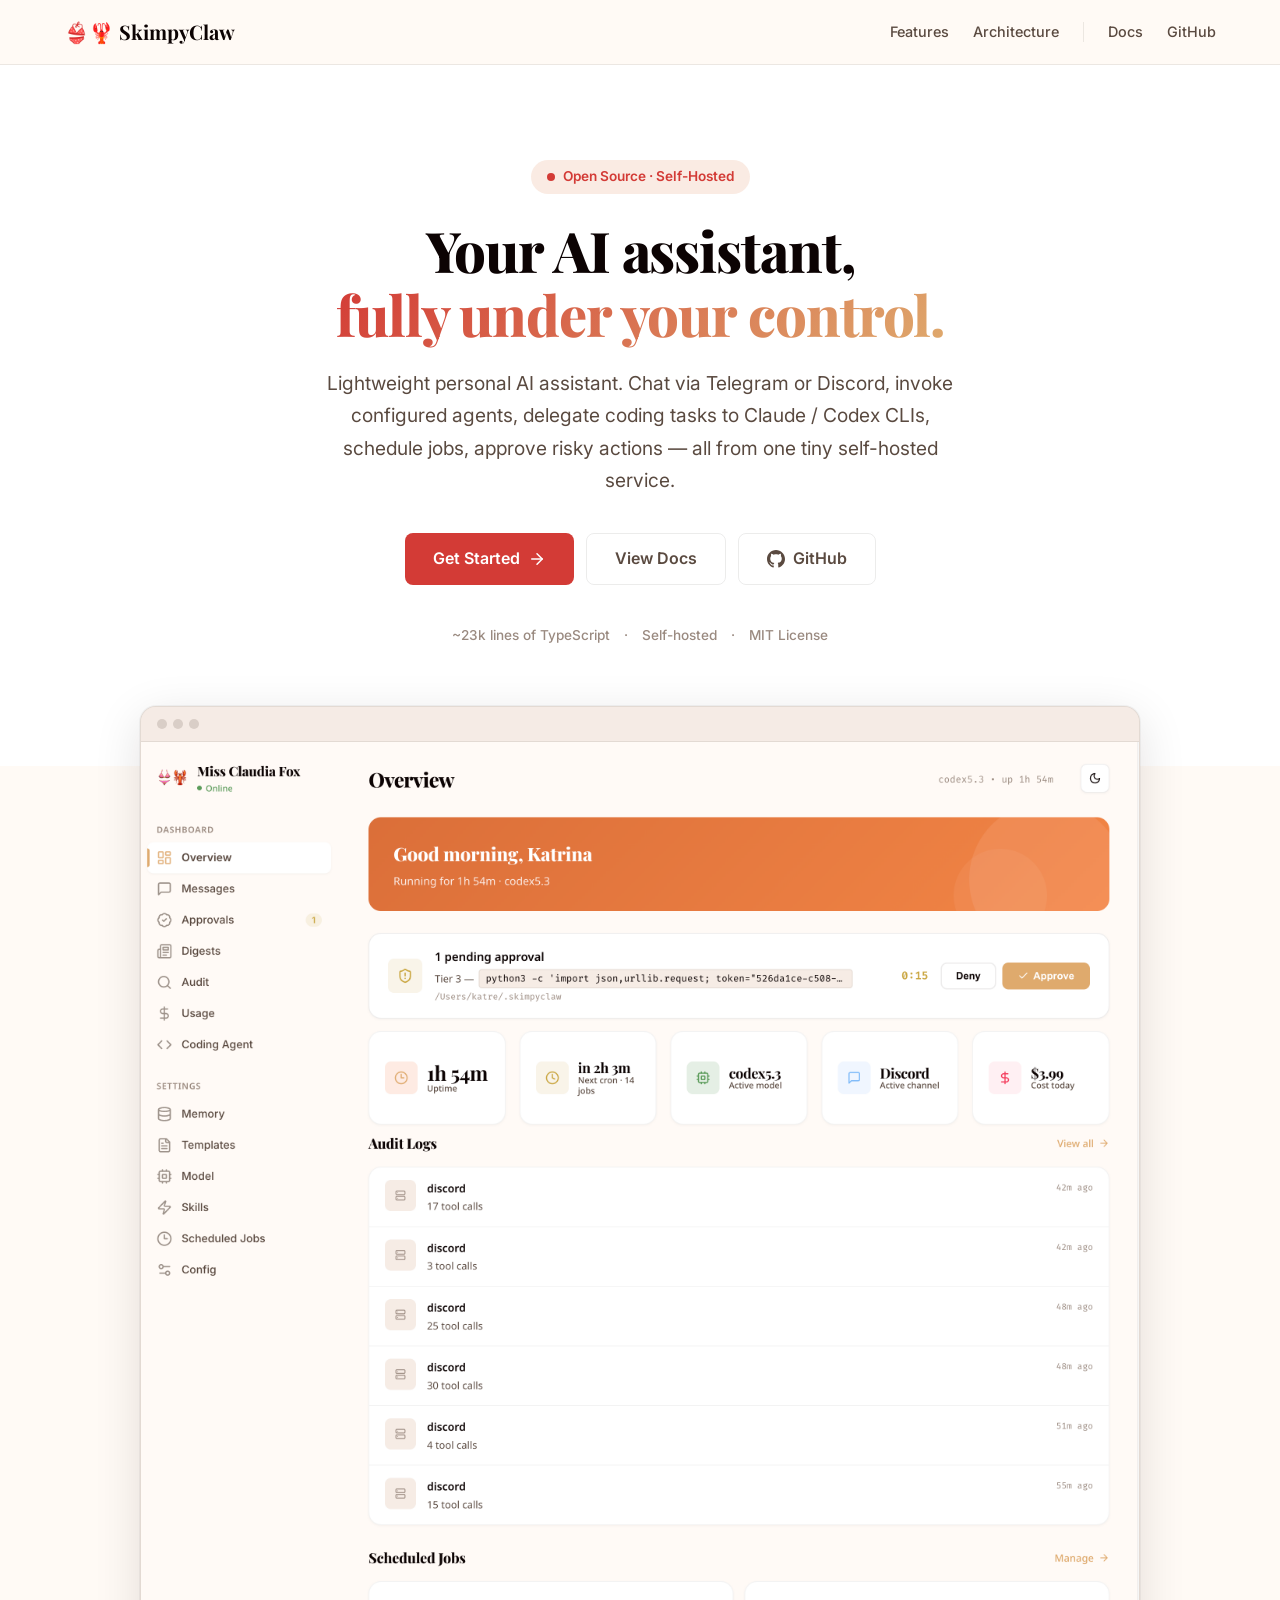
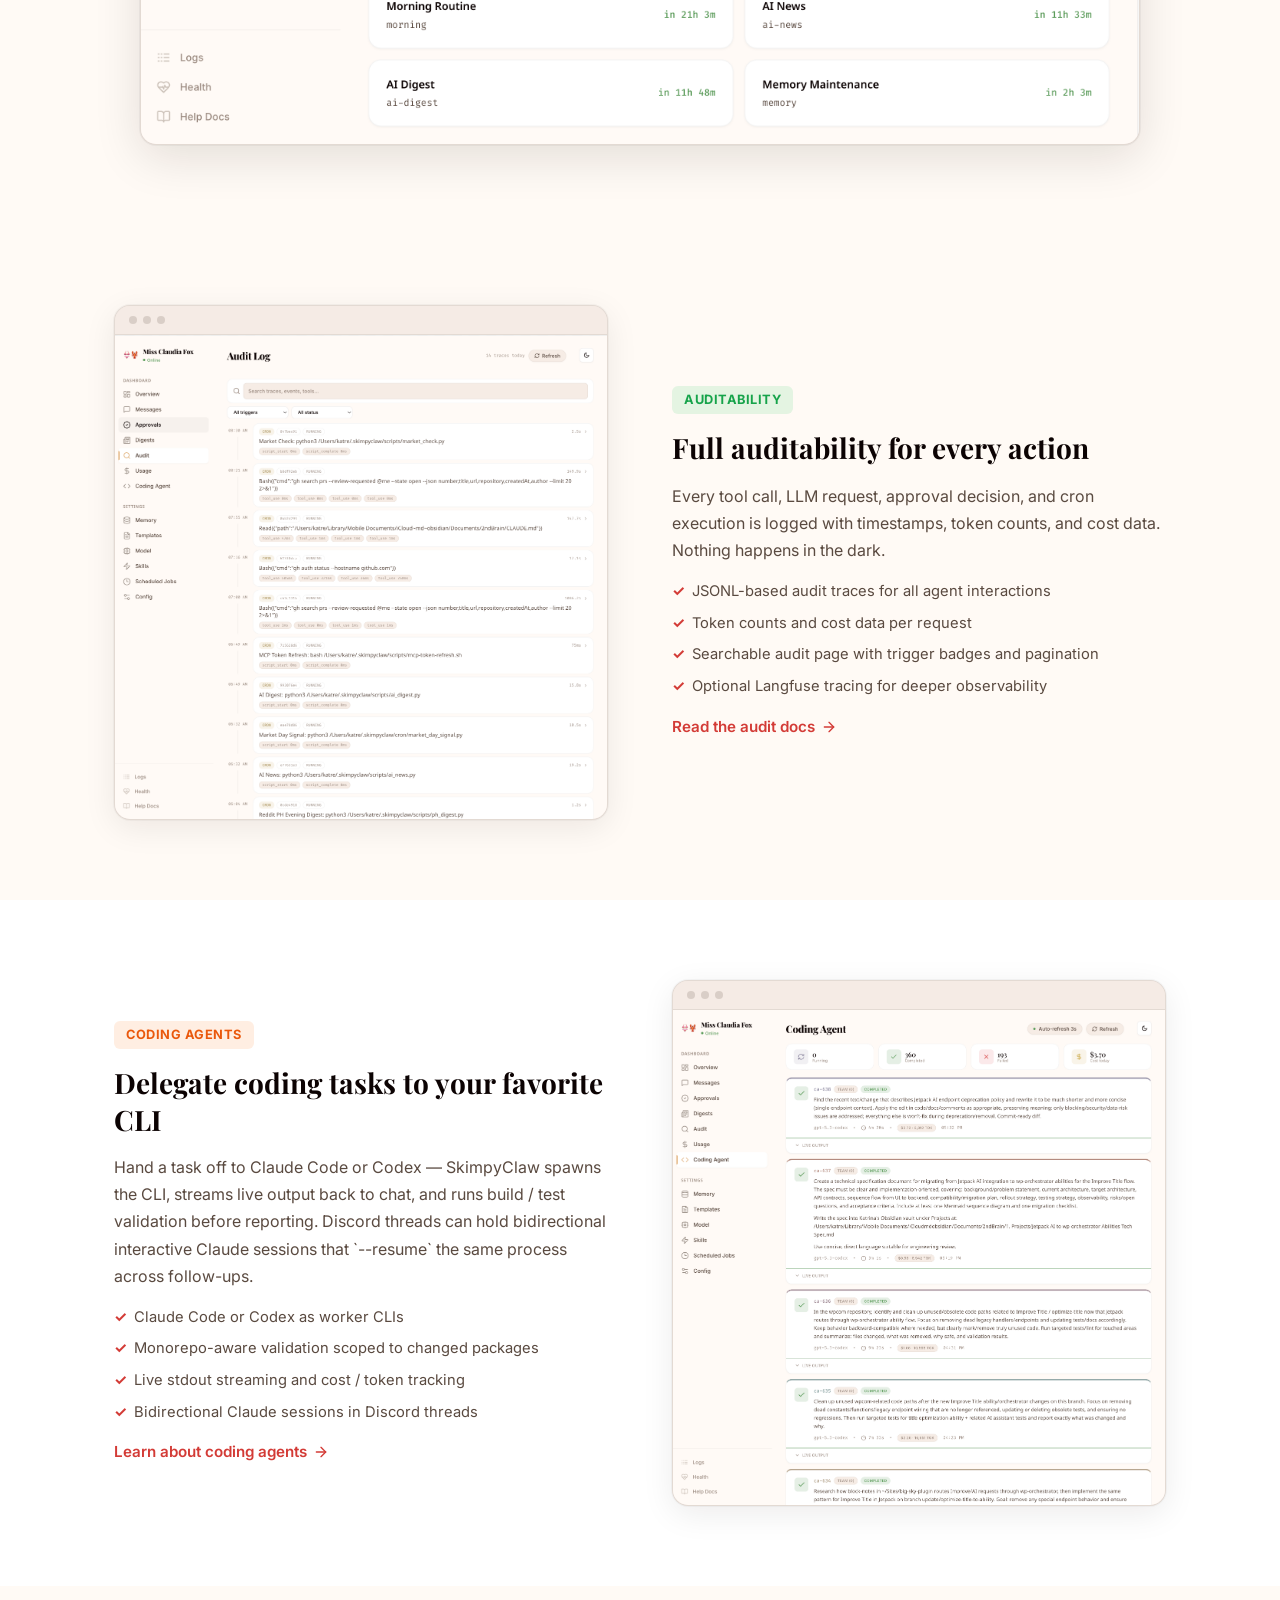
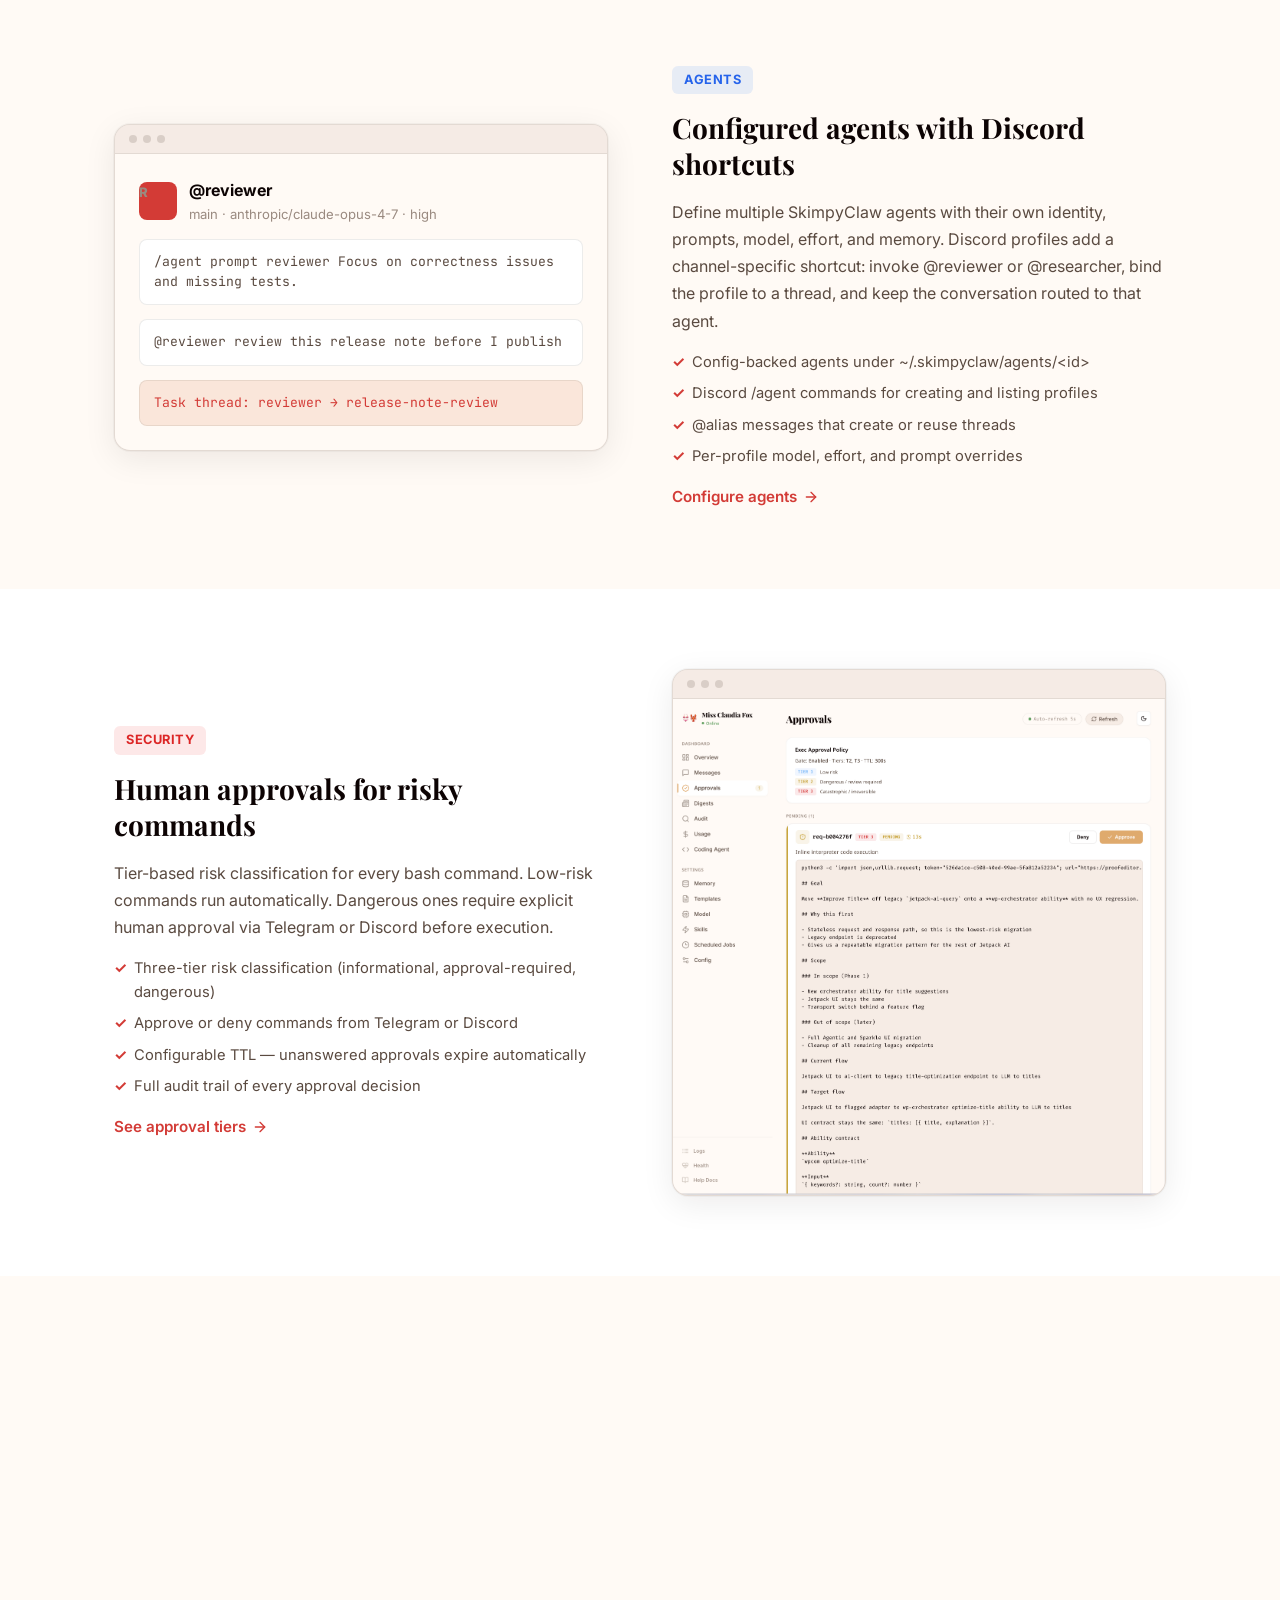
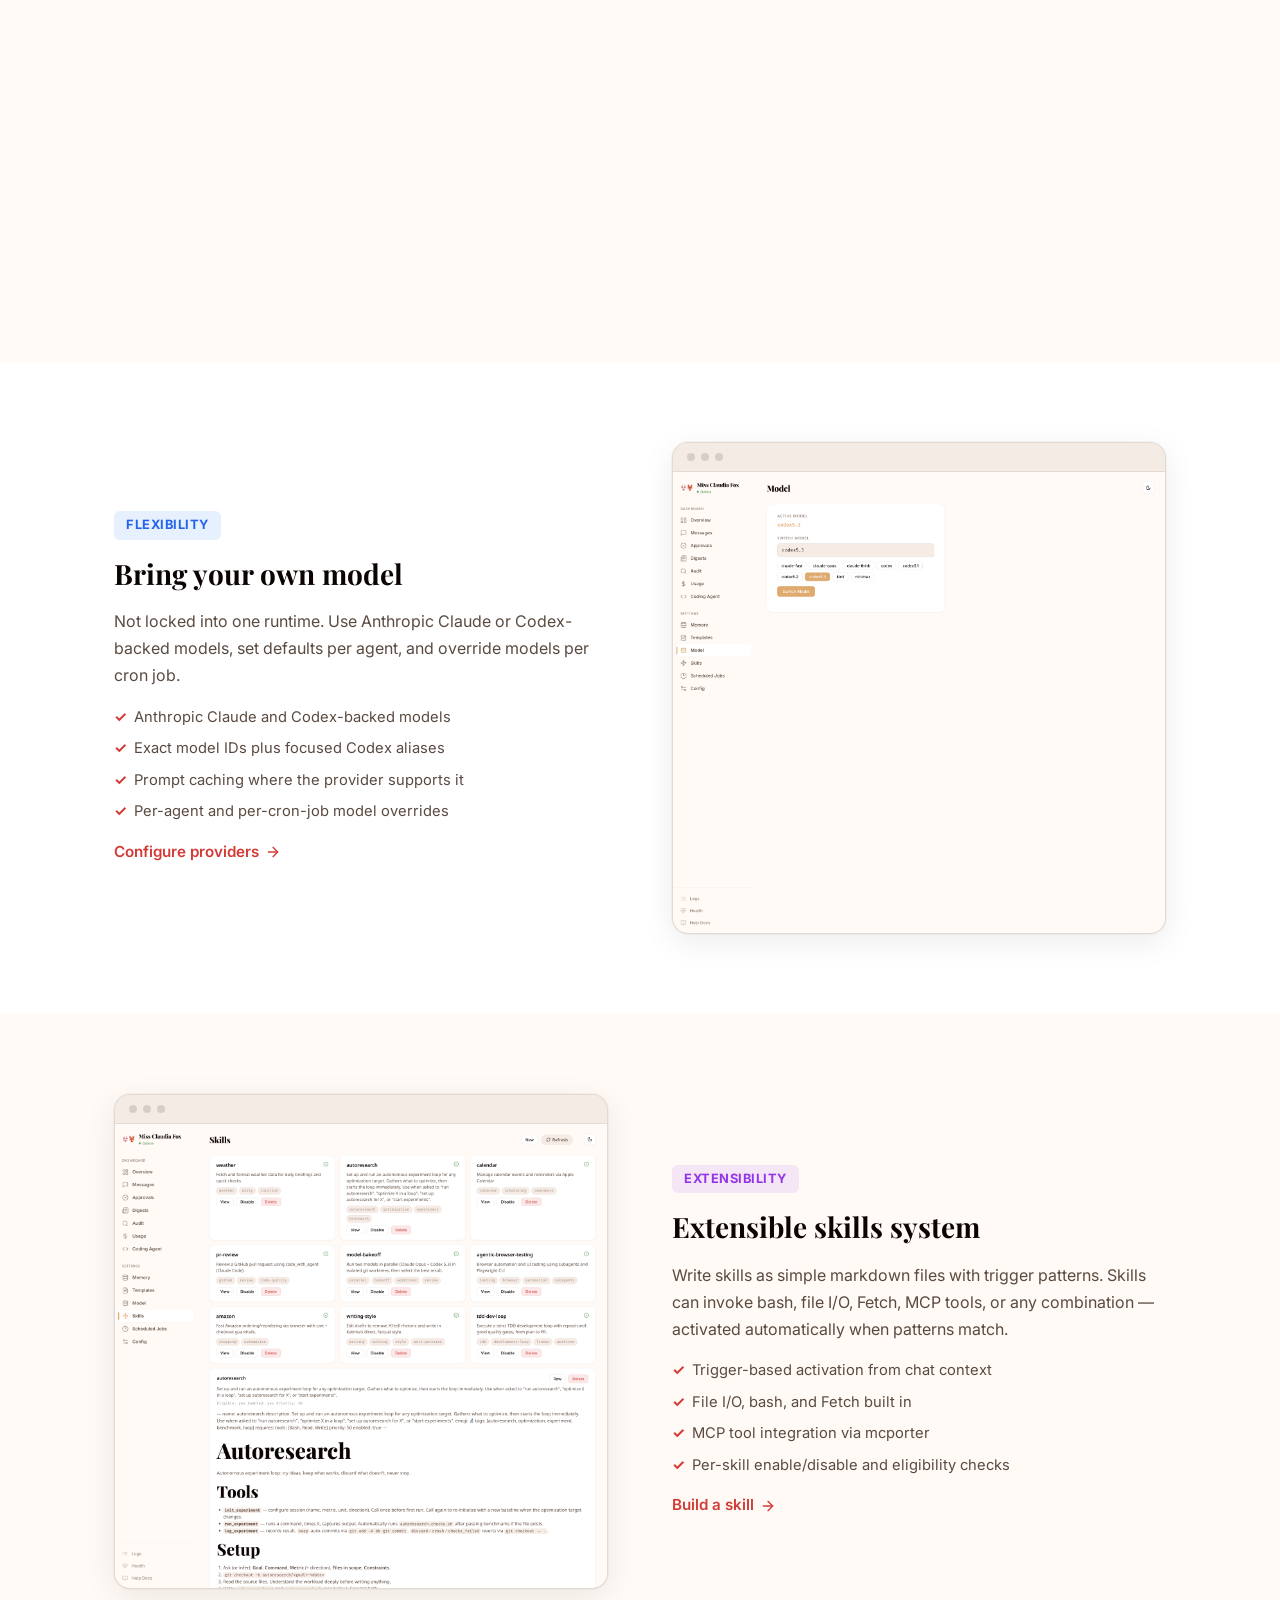
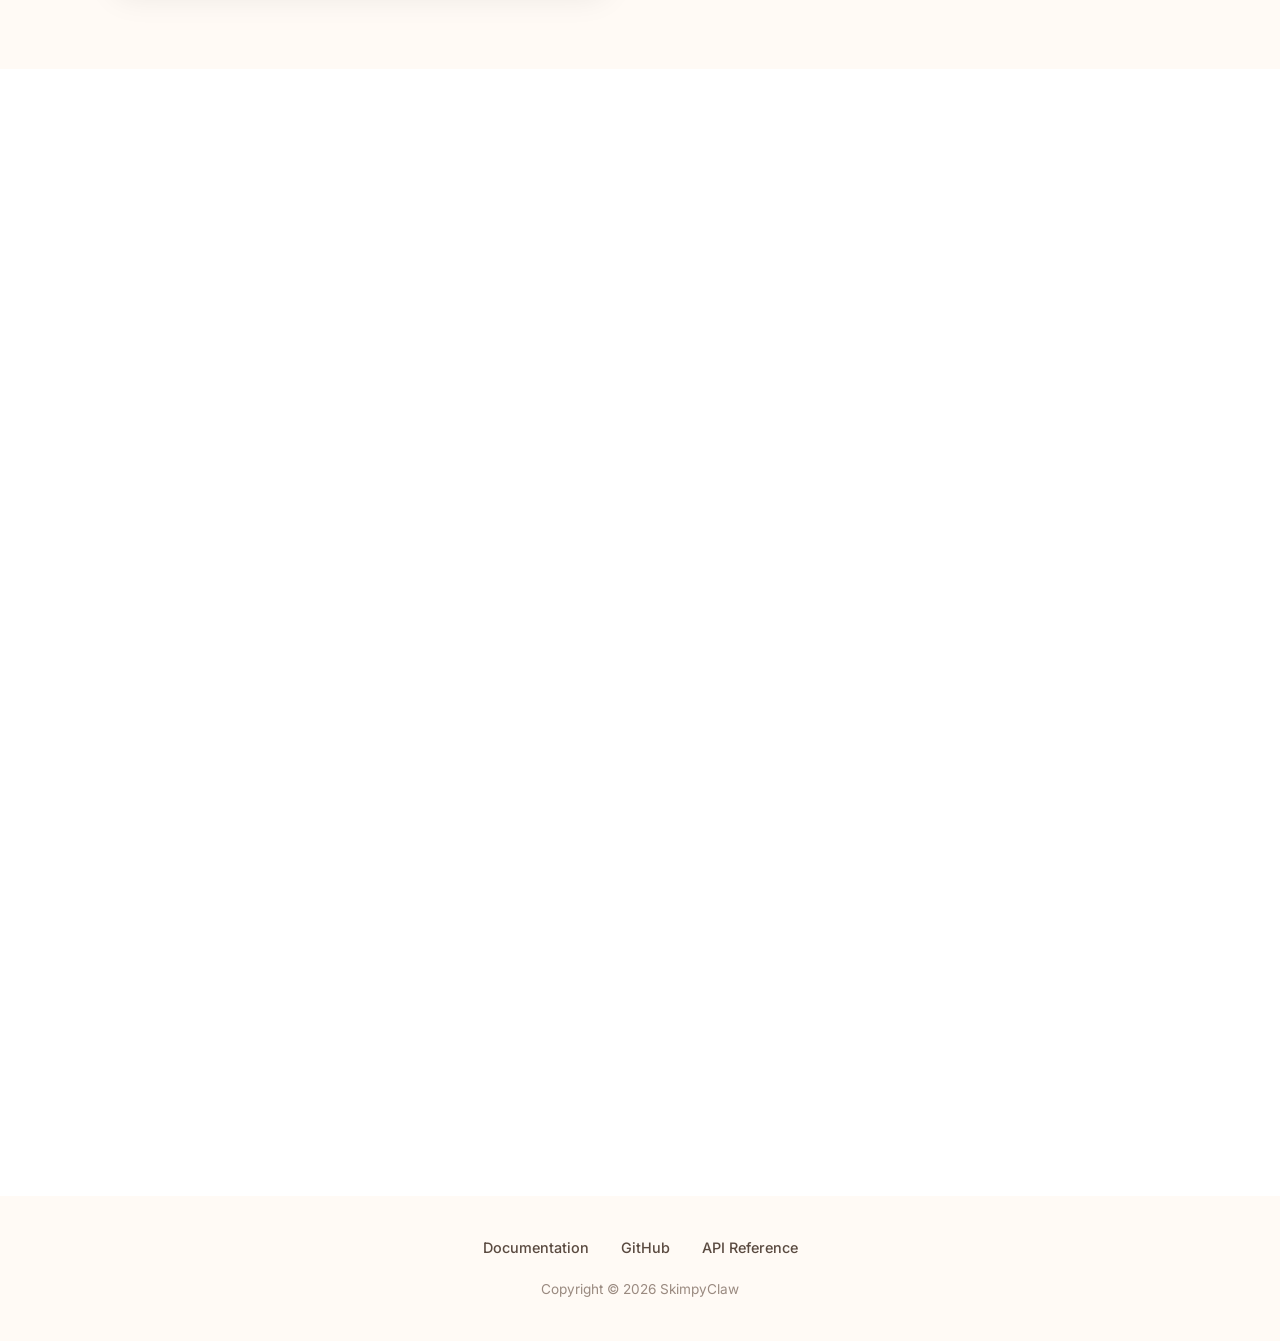
<file: index.html>
<!doctype html>
<html lang="en">
  <head>
    <meta charset="UTF-8" />
    <meta name="viewport" content="width=device-width, initial-scale=1.0" />
    <title>SkimpyClaw — Personal AI Assistant</title>
    <meta
      name="description"
      content="Lightweight personal AI assistant. Runs locally. Telegram, Discord, configurable agents, scheduled tasks, coding agents, and a web dashboard — all in one tiny service."
    />
    <meta name="theme-color" content="#d33b36" />
    <meta property="og:title" content="SkimpyClaw" />
    <meta
      property="og:description"
      content="Lightweight personal AI assistant with Telegram, Discord, configurable agents, coding agents, cron, and a dashboard."
    />
    <meta property="og:type" content="website" />
    <meta property="og:url" content="https://skimpyclaw.xyz" />
    <meta name="twitter:card" content="summary_large_image" />
    <link
      rel="icon"
      type="image/svg+xml"
      href="data:image/svg+xml,<svg xmlns='http://www.w3.org/2000/svg' viewBox='0 0 100 100'><text y='.9em' font-size='90'>👙</text></svg>"
    />
    <link rel="preconnect" href="https://fonts.googleapis.com" />
    <link rel="preconnect" href="https://fonts.gstatic.com" crossorigin />
    <link
      href="https://fonts.googleapis.com/css2?family=Inter:wght@400;500;600;700;800&family=JetBrains+Mono:wght@400;500&family=Playfair+Display:wght@600;700;800&display=swap"
      rel="stylesheet"
    />
    <link rel="stylesheet" href="styles.css" />
  </head>
  <body>
    <!-- Navigation -->
    <nav>
      <div class="nav-inner">
        <a href="/" class="nav-brand">👙🦞 SkimpyClaw</a>
        <div class="nav-links">
          <a href="#auditability">Features</a>
          <a href="/architecture.html">Architecture</a>
          <div class="nav-divider"></div>
          <a href="https://docs.skimpyclaw.xyz">Docs</a>
          <a href="https://github.com/kat3samsin/skimpyclaw">GitHub</a>
        </div>
      </div>
    </nav>

    <!-- Hero -->
    <section class="hero">
      <div class="hero-badge">
        <span class="dot"></span>
        Open Source &middot; Self-Hosted
      </div>
      <h1 class="hero-title">
        Your AI assistant,<br /><span class="gradient"
          >fully under your control.</span
        >
      </h1>
      <p class="hero-tagline">
        Lightweight personal AI assistant. Chat via Telegram or Discord,
        invoke configured agents, delegate coding tasks to Claude / Codex
        CLIs, schedule jobs, approve risky actions — all from one tiny
        self-hosted service.
      </p>
      <div class="hero-actions">
        <a href="https://docs.skimpyclaw.xyz/guide/" class="btn btn-brand">
          Get Started
          <svg
            viewBox="0 0 24 24"
            fill="none"
            stroke="currentColor"
            stroke-width="2"
            stroke-linecap="round"
            stroke-linejoin="round"
          >
            <line x1="5" y1="12" x2="19" y2="12" />
            <polyline points="12 5 19 12 12 19" />
          </svg>
        </a>
        <a href="https://docs.skimpyclaw.xyz" class="btn btn-ghost">
          View Docs
        </a>
        <a
          href="https://github.com/kat3samsin/skimpyclaw"
          class="btn btn-ghost"
        >
          <svg viewBox="0 0 24 24" fill="currentColor">
            <path
              d="M12 0c-6.626 0-12 5.373-12 12 0 5.302 3.438 9.8 8.207 11.387.599.111.793-.261.793-.577v-2.234c-3.338.726-4.033-1.416-4.033-1.416-.546-1.387-1.333-1.756-1.333-1.756-1.089-.745.083-.729.083-.729 1.205.084 1.839 1.237 1.839 1.237 1.07 1.834 2.807 1.304 3.492.997.107-.775.418-1.305.762-1.604-2.665-.305-5.467-1.334-5.467-5.931 0-1.311.469-2.381 1.236-3.221-.124-.303-.535-1.524.117-3.176 0 0 1.008-.322 3.301 1.23.957-.266 1.983-.399 3.003-.404 1.02.005 2.047.138 3.006.404 2.291-1.552 3.297-1.23 3.297-1.23.653 1.653.242 2.874.118 3.176.77.84 1.235 1.911 1.235 3.221 0 4.609-2.807 5.624-5.479 5.921.43.372.823 1.102.823 2.222v3.293c0 .319.192.694.801.576 4.765-1.589 8.199-6.086 8.199-11.386 0-6.627-5.373-12-12-12z"
            />
          </svg>
          GitHub
        </a>
      </div>
      <div class="hero-meta">
        <span>~23k lines of TypeScript</span>
        <span>Self-hosted</span>
        <span>MIT License</span>
      </div>
    </section>

    <!-- Dashboard Screenshot -->
    <section class="screenshot-section">
      <div class="screenshot-container reveal">
        <div class="screenshot-frame">
          <div class="screenshot-topbar">
            <span class="screenshot-dot"></span>
            <span class="screenshot-dot"></span>
            <span class="screenshot-dot"></span>
          </div>
          <img
            src="images/dashboard.png"
            alt="SkimpyClaw Web Dashboard"
            loading="lazy"
          />
        </div>
      </div>
    </section>

    <!-- Feature 1: Full Auditability -->
    <section class="feature-section" id="auditability">
      <div class="container reveal">
        <div class="feature-content">
          <span class="feature-label green">Auditability</span>
          <h2>Full auditability for every action</h2>
          <p>
            Every tool call, LLM request, approval decision, and cron execution
            is logged with timestamps, token counts, and cost data. Nothing
            happens in the dark.
          </p>
          <ul>
            <li>JSONL-based audit traces for all agent interactions</li>
            <li>Token counts and cost data per request</li>
            <li>Searchable audit page with trigger badges and pagination</li>
            <li>Optional Langfuse tracing for deeper observability</li>
          </ul>
          <a
            href="https://docs.skimpyclaw.xyz/guide/dashboard.html"
            class="feature-link"
          >
            Read the audit docs
            <svg
              viewBox="0 0 24 24"
              fill="none"
              stroke="currentColor"
              stroke-width="2"
              stroke-linecap="round"
              stroke-linejoin="round"
            >
              <line x1="5" y1="12" x2="19" y2="12" />
              <polyline points="12 5 19 12 12 19" />
            </svg>
          </a>
        </div>
        <div class="feature-visual">
          <div class="screenshot-card">
            <div class="card-topbar">
              <span class="card-dot"></span>
              <span class="card-dot"></span>
              <span class="card-dot"></span>
            </div>
            <img
              src="images/audit.png"
              alt="SkimpyClaw dashboard showing audit logs, tool calls, and cost tracking"
              loading="lazy"
            />
          </div>
        </div>
      </div>
    </section>

    <!-- Feature 2: Coding Agents -->
    <section class="feature-section" id="coding-agents">
      <div class="container reveal">
        <div class="feature-content">
          <span class="feature-label orange">Coding Agents</span>
          <h2>Delegate coding tasks to your favorite CLI</h2>
          <p>
            Hand a task off to Claude Code or Codex — SkimpyClaw spawns
            the CLI, streams live output back to chat, and runs build / test
            validation before reporting. Discord threads can hold bidirectional
            interactive Claude sessions that `--resume` the same process across
            follow-ups.
          </p>
          <ul>
            <li>Claude Code or Codex as worker CLIs</li>
            <li>Monorepo-aware validation scoped to changed packages</li>
            <li>Live stdout streaming and cost / token tracking</li>
            <li>Bidirectional Claude sessions in Discord threads</li>
          </ul>
          <a
            href="https://docs.skimpyclaw.xyz/guide/coding-agents.html"
            class="feature-link"
          >
            Learn about coding agents
            <svg
              viewBox="0 0 24 24"
              fill="none"
              stroke="currentColor"
              stroke-width="2"
              stroke-linecap="round"
              stroke-linejoin="round"
            >
              <line x1="5" y1="12" x2="19" y2="12" />
              <polyline points="12 5 19 12 12 19" />
            </svg>
          </a>
        </div>
        <div class="feature-visual">
          <div class="screenshot-card">
            <div class="card-topbar">
              <span class="card-dot"></span>
              <span class="card-dot"></span>
              <span class="card-dot"></span>
            </div>
            <img
              src="images/coding-agent.png"
              alt="SkimpyClaw coding agent dashboard screenshot showing live task output and validation results"
              loading="lazy"
            />
          </div>
        </div>
      </div>
    </section>

    <!-- Feature 3: Agents -->
    <section class="feature-section" id="agents">
      <div class="container reveal">
        <div class="feature-content">
          <span class="feature-label blue">Agents</span>
          <h2>Configured agents with Discord shortcuts</h2>
          <p>
            Define multiple SkimpyClaw agents with their own identity, prompts,
            model, effort, and memory. Discord profiles add a channel-specific
            shortcut: invoke @reviewer or @researcher, bind the profile to a
            thread, and keep the conversation routed to that agent.
          </p>
          <ul>
            <li>Config-backed agents under ~/.skimpyclaw/agents/&lt;id&gt;</li>
            <li>Discord /agent commands for creating and listing profiles</li>
            <li>@alias messages that create or reuse threads</li>
            <li>Per-profile model, effort, and prompt overrides</li>
          </ul>
          <a
            href="https://docs.skimpyclaw.xyz/guide/agents.html"
            class="feature-link"
          >
            Configure agents
            <svg
              viewBox="0 0 24 24"
              fill="none"
              stroke="currentColor"
              stroke-width="2"
              stroke-linecap="round"
              stroke-linejoin="round"
            >
              <line x1="5" y1="12" x2="19" y2="12" />
              <polyline points="12 5 19 12 12 19" />
            </svg>
          </a>
        </div>
        <div class="feature-visual">
          <div class="screenshot-card agent-profile-card">
            <div class="card-topbar">
              <span class="card-dot"></span>
              <span class="card-dot"></span>
              <span class="card-dot"></span>
            </div>
            <div class="agent-profile-body">
              <div class="agent-row">
                <span class="agent-avatar">R</span>
                <div>
                  <strong>@reviewer</strong>
                  <span>main · anthropic/claude-opus-4-7 · high</span>
                </div>
              </div>
              <div class="agent-command">/agent prompt reviewer Focus on correctness issues and missing tests.</div>
              <div class="agent-command">@reviewer review this release note before I publish</div>
              <div class="agent-route">Task thread: reviewer → release-note-review</div>
            </div>
          </div>
        </div>
      </div>
    </section>

    <!-- Feature 4: Human Approvals -->
    <section class="feature-section" id="approvals">
      <div class="container reveal">
        <div class="feature-content">
          <span class="feature-label red">Security</span>
          <h2>Human approvals for risky commands</h2>
          <p>
            Tier-based risk classification for every bash command. Low-risk
            commands run automatically. Dangerous ones require explicit human
            approval via Telegram or Discord before execution.
          </p>
          <ul>
            <li>
              Three-tier risk classification (informational, approval-required,
              dangerous)
            </li>
            <li>Approve or deny commands from Telegram or Discord</li>
            <li>
              Configurable TTL — unanswered approvals expire automatically
            </li>
            <li>Full audit trail of every approval decision</li>
          </ul>
          <a
            href="https://docs.skimpyclaw.xyz/guide/exec-approval.html"
            class="feature-link"
          >
            See approval tiers
            <svg
              viewBox="0 0 24 24"
              fill="none"
              stroke="currentColor"
              stroke-width="2"
              stroke-linecap="round"
              stroke-linejoin="round"
            >
              <line x1="5" y1="12" x2="19" y2="12" />
              <polyline points="12 5 19 12 12 19" />
            </svg>
          </a>
        </div>
        <div class="feature-visual">
          <div class="screenshot-card">
            <div class="card-topbar">
              <span class="card-dot"></span>
              <span class="card-dot"></span>
              <span class="card-dot"></span>
            </div>
            <img
              src="images/approvals.png"
              alt="Command approval queue with risk tiers and approve or deny actions"
              loading="lazy"
            />
          </div>
        </div>
      </div>
    </section>

    <!-- Feature 5: Usage & Cost Visibility -->
    <section class="feature-section" id="usage">
      <div class="container reveal">
        <div class="feature-content">
          <span class="feature-label yellow">Observability</span>
          <h2>Usage &amp; cost visibility</h2>
          <p>
            Track every token, every API call, every dollar. Usage summaries and
            per-model cost breakdowns in the dashboard — so you always know what
            your AI assistant is spending.
          </p>
          <ul>
            <li>Token and cost tracking per request</li>
            <li>Usage summary and records in the dashboard</li>
            <li>Per-model cost data via Langfuse integration</li>
            <li>Browseable usage records with API access</li>
          </ul>
          <a
            href="https://docs.skimpyclaw.xyz/guide/dashboard.html#usage"
            class="feature-link"
          >
            Explore usage tracking
            <svg
              viewBox="0 0 24 24"
              fill="none"
              stroke="currentColor"
              stroke-width="2"
              stroke-linecap="round"
              stroke-linejoin="round"
            >
              <line x1="5" y1="12" x2="19" y2="12" />
              <polyline points="12 5 19 12 12 19" />
            </svg>
          </a>
        </div>
        <div class="feature-visual">
          <div class="screenshot-card">
            <div class="card-topbar">
              <span class="card-dot"></span>
              <span class="card-dot"></span>
              <span class="card-dot"></span>
            </div>
            <img
              src="images/usage.png"
              alt="SkimpyClaw usage dashboard with costs, model breakdown, and recent calls"
              loading="lazy"
            />
          </div>
        </div>
      </div>
    </section>

    <!-- Feature 6: BYO Model -->
    <section class="feature-section" id="byo-model">
      <div class="container reveal">
        <div class="feature-content">
          <span class="feature-label blue">Flexibility</span>
          <h2>Bring your own model</h2>
          <p>
            Not locked into one runtime. Use Anthropic Claude or Codex-backed
            models, set defaults per agent, and override models per cron job.
          </p>
          <ul>
            <li>Anthropic Claude and Codex-backed models</li>
            <li>Exact model IDs plus focused Codex aliases</li>
            <li>Prompt caching where the provider supports it</li>
            <li>Per-agent and per-cron-job model overrides</li>
          </ul>
          <a
            href="https://docs.skimpyclaw.xyz/guide/configuration.html#models"
            class="feature-link"
          >
            Configure providers
            <svg
              viewBox="0 0 24 24"
              fill="none"
              stroke="currentColor"
              stroke-width="2"
              stroke-linecap="round"
              stroke-linejoin="round"
            >
              <line x1="5" y1="12" x2="19" y2="12" />
              <polyline points="12 5 19 12 12 19" />
            </svg>
          </a>
        </div>
        <div class="feature-visual">
          <div class="screenshot-card">
            <div class="card-topbar">
              <span class="card-dot"></span>
              <span class="card-dot"></span>
              <span class="card-dot"></span>
            </div>
            <img
              src="images/models.png"
              alt="SkimpyClaw model configuration showing multi-provider setup and model aliases"
              loading="lazy"
            />
          </div>
        </div>
      </div>
    </section>

    <!-- Feature 7: Skills System -->
    <section class="feature-section" id="skills">
      <div class="container reveal">
        <div class="feature-content">
          <span class="feature-label purple">Extensibility</span>
          <h2>Extensible skills system</h2>
          <p>
            Write skills as simple markdown files with trigger patterns. Skills
            can invoke bash, file I/O, Fetch, MCP tools, or any
            combination — activated automatically when patterns match.
          </p>
          <ul>
            <li>Trigger-based activation from chat context</li>
            <li>File I/O, bash, and Fetch built in</li>
            <li>MCP tool integration via mcporter</li>
            <li>Per-skill enable/disable and eligibility checks</li>
          </ul>
          <a
            href="https://docs.skimpyclaw.xyz/guide/skills.html"
            class="feature-link"
          >
            Build a skill
            <svg
              viewBox="0 0 24 24"
              fill="none"
              stroke="currentColor"
              stroke-width="2"
              stroke-linecap="round"
              stroke-linejoin="round"
            >
              <line x1="5" y1="12" x2="19" y2="12" />
              <polyline points="12 5 19 12 12 19" />
            </svg>
          </a>
        </div>
        <div class="feature-visual">
          <div class="screenshot-card">
            <div class="card-topbar">
              <span class="card-dot"></span>
              <span class="card-dot"></span>
              <span class="card-dot"></span>
            </div>
            <img
              src="images/skills.png"
              alt="SkimpyClaw skills system showing trigger patterns and tool integrations"
              loading="lazy"
            />
          </div>
        </div>
      </div>
    </section>

    <!-- Feature 8: Scheduled Jobs / Cron -->
    <section class="feature-section" id="cron">
      <div class="container reveal">
        <div class="feature-content">
          <span class="feature-label yellow">Automation</span>
          <h2>Scheduled jobs &amp; cron</h2>
          <p>
            Run agent prompts or shell scripts on any schedule. Morning digests,
            nightly backups, and weekly reports are configured in cron and can
            be triggered on demand from the dashboard.
          </p>
          <ul>
            <li>Standard cron syntax with timezone support</li>
            <li>Agent prompts or raw shell scripts</li>
            <li>Trigger on-demand runs from the dashboard</li>
            <li>Execution logs and digest output tracking</li>
          </ul>
          <a
            href="https://docs.skimpyclaw.xyz/guide/configuration.html#cron-jobs"
            class="feature-link"
          >
            Set up schedules
            <svg
              viewBox="0 0 24 24"
              fill="none"
              stroke="currentColor"
              stroke-width="2"
              stroke-linecap="round"
              stroke-linejoin="round"
            >
              <line x1="5" y1="12" x2="19" y2="12" />
              <polyline points="12 5 19 12 12 19" />
            </svg>
          </a>
        </div>
        <div class="feature-visual">
          <div class="screenshot-card">
            <div class="card-topbar">
              <span class="card-dot"></span>
              <span class="card-dot"></span>
              <span class="card-dot"></span>
            </div>
            <img
              src="images/cron.png"
              alt="SkimpyClaw scheduled jobs dashboard showing cron configuration and execution history"
              loading="lazy"
            />
          </div>
        </div>
      </div>
    </section>

    <!-- Quick Start -->
    <section class="quickstart" id="quickstart">
      <div class="container reveal">
        <h2>Get running in 30 seconds</h2>
        <p>Install globally, onboard, and start the daemon.</p>
        <div class="code-block">
          <code>
            <span class="prompt">$ </span><span class="cmd">pnpm add -g</span>
            <span class="arg">skimpyclaw</span><br />
            <span class="prompt">$ </span
            ><span class="cmd">skimpyclaw onboard</span><br />
            <span class="prompt">$ </span
            ><span class="cmd">skimpyclaw start</span>
            <span class="flag">--daemon</span>
          </code>
        </div>
        <a
          href="https://docs.skimpyclaw.xyz/guide/setup-guide.html"
          class="btn btn-brand"
        >
          Full Setup Guide
          <svg
            viewBox="0 0 24 24"
            fill="none"
            stroke="currentColor"
            stroke-width="2"
            stroke-linecap="round"
            stroke-linejoin="round"
          >
            <line x1="5" y1="12" x2="19" y2="12" />
            <polyline points="12 5 19 12 12 19" />
          </svg>
        </a>
      </div>
    </section>

    <!-- Footer -->
    <footer>
      <div class="footer-links">
        <a href="https://docs.skimpyclaw.xyz">Documentation</a>
        <a href="https://github.com/kat3samsin/skimpyclaw">GitHub</a>
        <a href="https://docs.skimpyclaw.xyz/api/">API Reference</a>
      </div>
      <p class="footer-copy">Copyright &copy; 2026 SkimpyClaw</p>
    </footer>

    <script src="main.js"></script>
  </body>
</html>
</file>
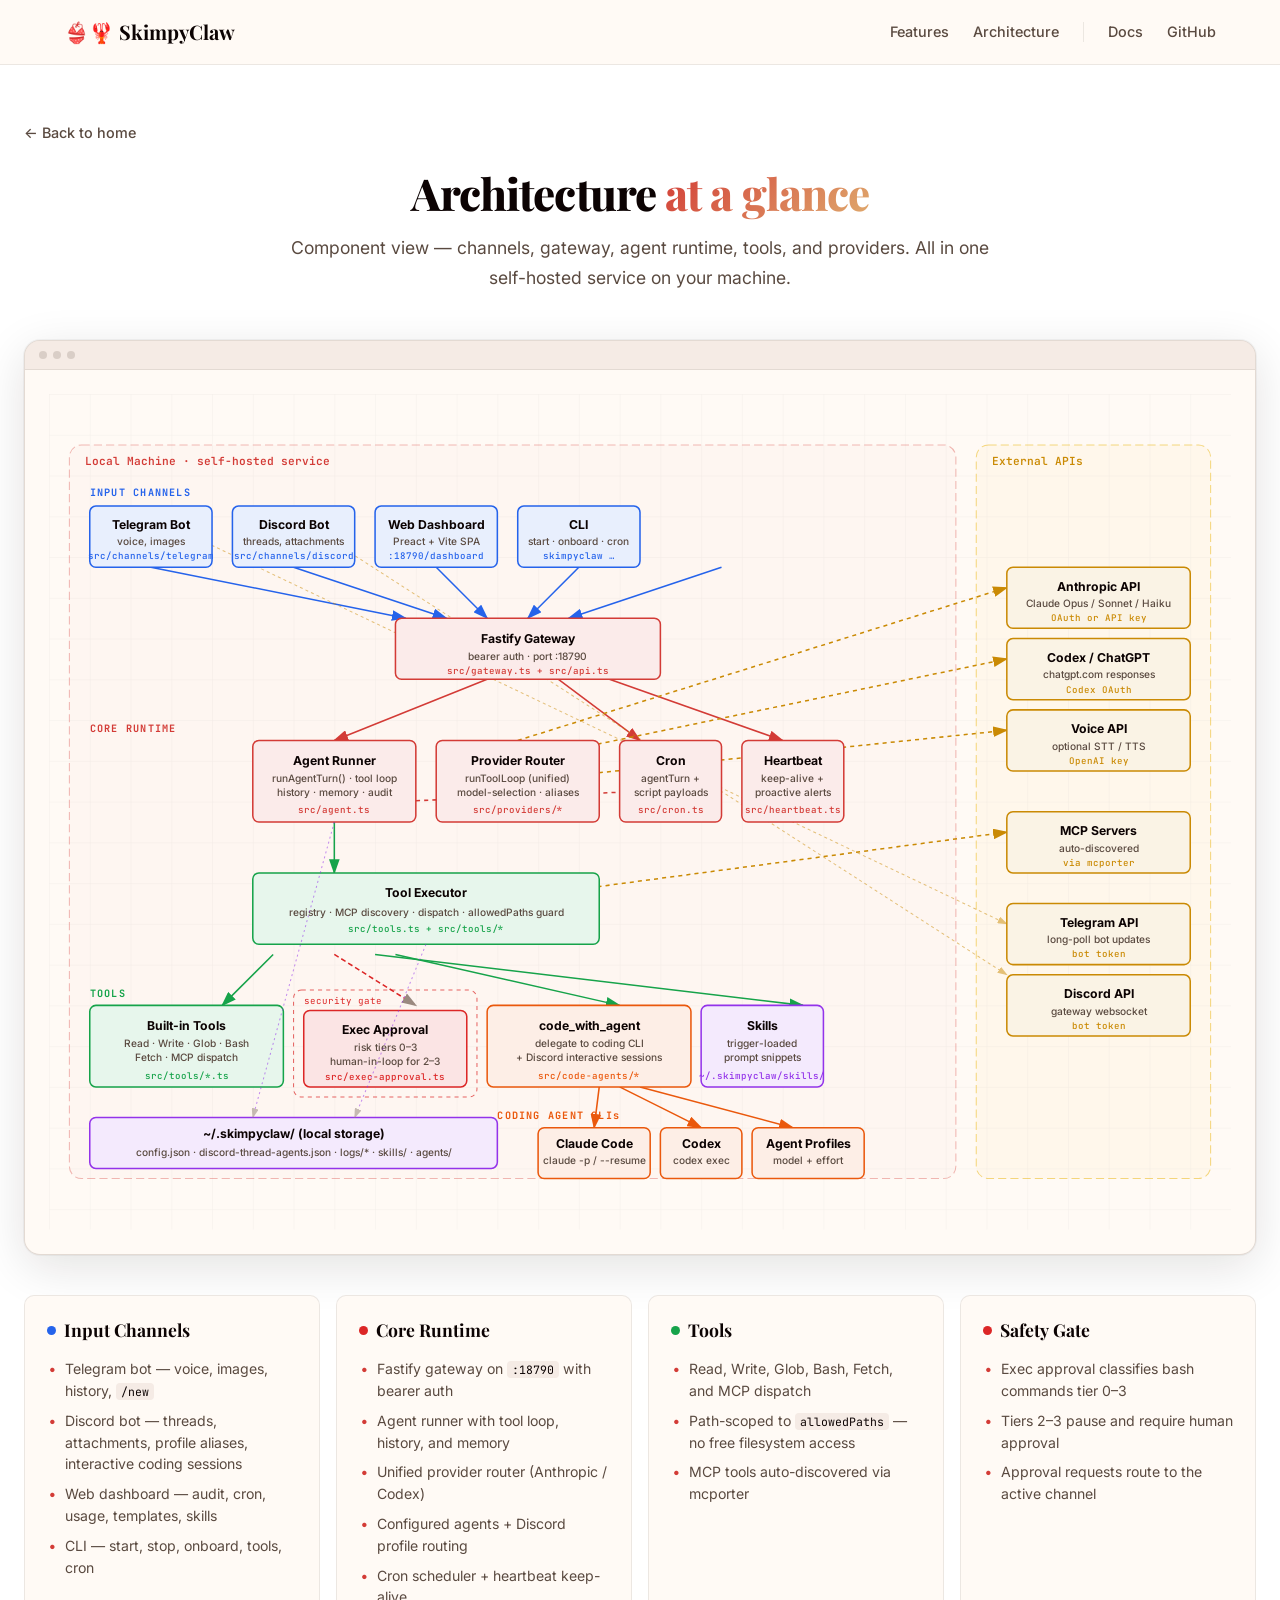
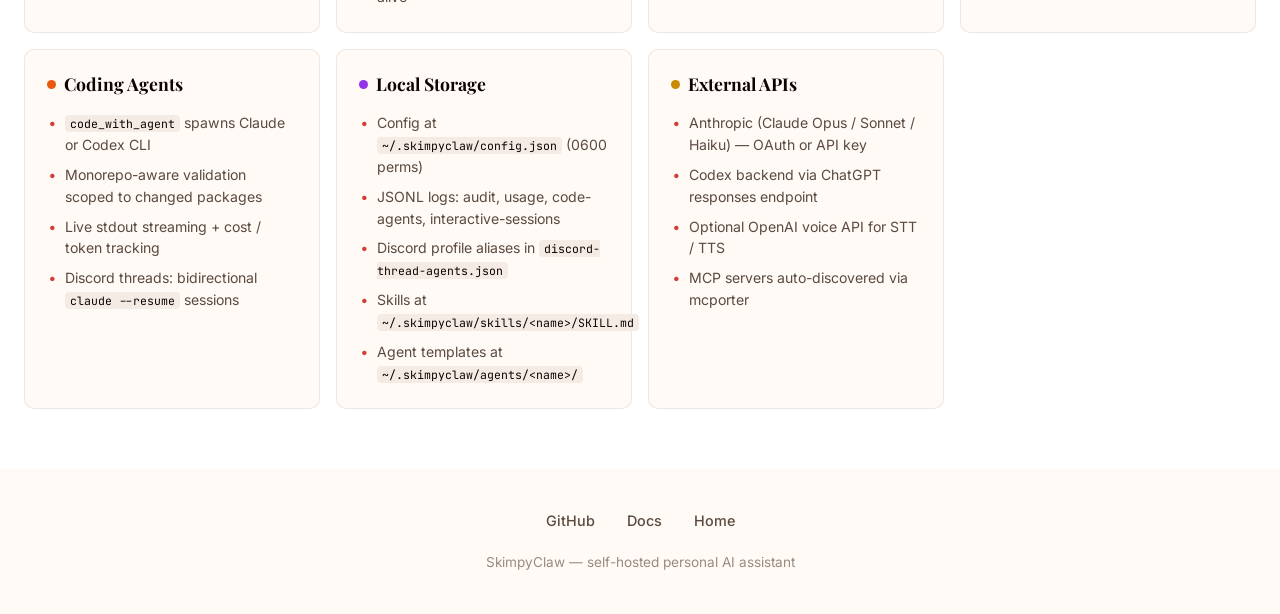
<file: architecture.html>
<!DOCTYPE html>
<html lang="en">
<head>
  <meta charset="UTF-8" />
  <meta name="viewport" content="width=device-width, initial-scale=1.0" />
  <title>SkimpyClaw — Architecture</title>
  <meta
    name="description"
    content="Component-level architecture of SkimpyClaw: input channels, gateway, agent runtime, Discord profile routing, tools, coding-agent CLIs, providers, and local storage."
  />
  <meta name="theme-color" content="#d33b36" />
  <link
    rel="icon"
    type="image/svg+xml"
    href="data:image/svg+xml,<svg xmlns='http://www.w3.org/2000/svg' viewBox='0 0 100 100'><text y='.9em' font-size='90'>👙</text></svg>"
  />
  <link rel="preconnect" href="https://fonts.googleapis.com" />
  <link rel="preconnect" href="https://fonts.gstatic.com" crossorigin />
  <link
    href="https://fonts.googleapis.com/css2?family=Inter:wght@400;500;600;700;800&family=JetBrains+Mono:wght@400;500&family=Playfair+Display:wght@600;700;800&display=swap"
    rel="stylesheet"
  />
  <link rel="stylesheet" href="styles.css" />
  <style>
    /* ── Page layout ── */
    .page {
      padding: 120px 24px 60px;
      max-width: 1280px;
      margin: 0 auto;
    }

    .page-header {
      text-align: center;
      margin-bottom: 48px;
    }

    .page-title {
      font-family: var(--font-heading);
      font-weight: 800;
      font-size: 2.75rem;
      color: var(--text-1);
      margin-bottom: 14px;
      letter-spacing: -0.02em;
      line-height: 1.15;
    }

    .page-title .gradient {
      background: linear-gradient(135deg, var(--brand) 0%, var(--accent) 100%);
      -webkit-background-clip: text;
      -webkit-text-fill-color: transparent;
      background-clip: text;
    }

    .page-tagline {
      font-size: 1.1rem;
      color: var(--text-2);
      max-width: 720px;
      margin: 0 auto;
      line-height: 1.7;
    }

    /* ── Diagram frame — matches .screenshot-card treatment ── */
    .diagram-frame {
      border-radius: var(--radius);
      border: 1px solid var(--border);
      overflow: hidden;
      box-shadow:
        0 12px 48px rgba(23, 16, 11, 0.12),
        0 0 0 1px rgba(23, 16, 11, 0.04);
      background: var(--bg-alt);
    }

    .diagram-frame .card-topbar {
      display: flex;
      gap: 6px;
      padding: 10px 14px;
      background: var(--bg-alt);
      border-bottom: 1px solid var(--border);
    }

    .diagram-svg-wrap {
      background: var(--bg-soft);
      padding: 24px;
      overflow-x: auto;
    }

    svg.diagram {
      width: 100%;
      min-width: 1000px;
      display: block;
    }

    /* ── Info cards ── */
    .info-cards {
      display: grid;
      grid-template-columns: repeat(auto-fit, minmax(280px, 1fr));
      gap: 16px;
      margin-top: 40px;
    }

    .info-card {
      background: var(--bg-soft);
      border-radius: var(--radius-sm);
      border: 1px solid var(--border);
      padding: 20px 22px;
    }

    .info-card h3 {
      font-family: var(--font-heading);
      font-weight: 700;
      font-size: 1.1rem;
      color: var(--text-1);
      margin-bottom: 10px;
      display: flex;
      align-items: center;
      gap: 8px;
    }

    .info-card h3 .dot {
      width: 9px;
      height: 9px;
      border-radius: 50%;
    }

    .info-card ul {
      list-style: none;
      padding: 0;
      margin: 0;
    }

    .info-card li {
      color: var(--text-2);
      font-size: 0.88rem;
      line-height: 1.55;
      padding: 4px 0 4px 18px;
      position: relative;
    }

    .info-card li::before {
      content: "•";
      position: absolute;
      left: 2px;
      color: var(--brand);
      font-weight: 700;
    }

    .info-card code {
      font-family: var(--font-mono);
      font-size: 0.82em;
      background: var(--bg-alt);
      padding: 1px 5px;
      border-radius: 4px;
      color: var(--text-1);
    }

    /* Category dots */
    .dot.green { background: #16a34a; }
    .dot.orange { background: #ea580c; }
    .dot.red { background: #dc2626; }
    .dot.yellow { background: #ca8a04; }
    .dot.blue { background: #2563eb; }
    .dot.purple { background: #9333ea; }

    @media (prefers-color-scheme: dark) {
      .dot.green { background: #4ade80; }
      .dot.orange { background: #fb923c; }
      .dot.red { background: #f87171; }
      .dot.yellow { background: #facc15; }
      .dot.blue { background: #60a5fa; }
      .dot.purple { background: #c084fc; }
    }

    /* ── SVG token palette (drives fills/strokes + dark-mode swap) ── */
    .diagram {
      --svg-bg: var(--bg-soft);
      --svg-grid: rgba(23, 16, 11, 0.05);
      --svg-boundary: rgba(211, 59, 54, 0.35);
      --svg-boundary-ext: rgba(234, 179, 8, 0.5);
      --svg-text: var(--text-1);
      --svg-text-soft: var(--text-2);
      --svg-text-muted: var(--text-3);
      --svg-arrow: #9a8a80;
      --svg-mask: var(--bg);

      --cat-channel-fill: rgba(37, 99, 235, 0.1);
      --cat-channel-stroke: #2563eb;
      --cat-core-fill: rgba(211, 59, 54, 0.1);
      --cat-core-stroke: #d33b36;
      --cat-tool-fill: rgba(22, 163, 74, 0.1);
      --cat-tool-stroke: #16a34a;
      --cat-security-fill: rgba(220, 38, 38, 0.12);
      --cat-security-stroke: #dc2626;
      --cat-coding-fill: rgba(234, 88, 12, 0.1);
      --cat-coding-stroke: #ea580c;
      --cat-provider-fill: rgba(202, 138, 4, 0.1);
      --cat-provider-stroke: #ca8a04;
      --cat-storage-fill: rgba(147, 51, 234, 0.1);
      --cat-storage-stroke: #9333ea;
    }

    @media (prefers-color-scheme: dark) {
      .diagram {
        --svg-grid: rgba(243, 236, 231, 0.04);
        --svg-boundary: rgba(243, 134, 70, 0.35);
        --svg-boundary-ext: rgba(250, 204, 21, 0.5);
        --svg-arrow: #948c86;
        --svg-mask: var(--bg);

        --cat-channel-fill: rgba(96, 165, 250, 0.15);
        --cat-channel-stroke: #60a5fa;
        --cat-core-fill: rgba(243, 134, 70, 0.15);
        --cat-core-stroke: #f38646;
        --cat-tool-fill: rgba(74, 222, 128, 0.15);
        --cat-tool-stroke: #4ade80;
        --cat-security-fill: rgba(248, 113, 113, 0.16);
        --cat-security-stroke: #f87171;
        --cat-coding-fill: rgba(251, 146, 60, 0.15);
        --cat-coding-stroke: #fb923c;
        --cat-provider-fill: rgba(250, 204, 21, 0.12);
        --cat-provider-stroke: #facc15;
        --cat-storage-fill: rgba(192, 132, 252, 0.15);
        --cat-storage-stroke: #c084fc;
      }
    }

    /* Shape styles */
    .diagram .mask { fill: var(--svg-mask); }
    .diagram .grid-bg { fill: url(#grid); }
    .diagram .boundary-local {
      fill: rgba(211, 59, 54, 0.02);
      stroke: var(--svg-boundary);
      stroke-width: 1;
      stroke-dasharray: 8 4;
    }
    .diagram .boundary-ext {
      fill: rgba(234, 179, 8, 0.04);
      stroke: var(--svg-boundary-ext);
      stroke-width: 1;
      stroke-dasharray: 8 4;
    }
    .diagram .security-group {
      fill: transparent;
      stroke: var(--cat-security-stroke);
      stroke-width: 1;
      stroke-dasharray: 4 4;
      opacity: 0.7;
    }

    .diagram .box { stroke-width: 1.5; }
    .diagram .box.channel { fill: var(--cat-channel-fill); stroke: var(--cat-channel-stroke); }
    .diagram .box.core { fill: var(--cat-core-fill); stroke: var(--cat-core-stroke); }
    .diagram .box.tool { fill: var(--cat-tool-fill); stroke: var(--cat-tool-stroke); }
    .diagram .box.security { fill: var(--cat-security-fill); stroke: var(--cat-security-stroke); }
    .diagram .box.coding { fill: var(--cat-coding-fill); stroke: var(--cat-coding-stroke); }
    .diagram .box.provider { fill: var(--cat-provider-fill); stroke: var(--cat-provider-stroke); }
    .diagram .box.storage { fill: var(--cat-storage-fill); stroke: var(--cat-storage-stroke); }

    .diagram .label-title { font-family: var(--font-body); font-weight: 700; fill: var(--svg-text); font-size: 12px; }
    .diagram .label-sub { font-family: var(--font-body); font-weight: 500; fill: var(--svg-text-soft); font-size: 10px; }
    .diagram .label-src { font-family: var(--font-mono); font-weight: 500; font-size: 9px; }
    .diagram .label-src.channel { fill: var(--cat-channel-stroke); }
    .diagram .label-src.core { fill: var(--cat-core-stroke); }
    .diagram .label-src.tool { fill: var(--cat-tool-stroke); }
    .diagram .label-src.security { fill: var(--cat-security-stroke); }
    .diagram .label-src.coding { fill: var(--cat-coding-stroke); }
    .diagram .label-src.provider { fill: var(--cat-provider-stroke); }
    .diagram .label-src.storage { fill: var(--cat-storage-stroke); }
    .diagram .label-section {
      font-family: var(--font-mono);
      font-weight: 700;
      font-size: 10px;
      letter-spacing: 0.12em;
    }
    .diagram .label-boundary {
      font-family: var(--font-mono);
      font-weight: 600;
      font-size: 11px;
    }

    .diagram line { stroke-width: 1.5; }
    .diagram .flow-channel { stroke: var(--cat-channel-stroke); }
    .diagram .flow-core { stroke: var(--cat-core-stroke); }
    .diagram .flow-tool { stroke: var(--cat-tool-stroke); }
    .diagram .flow-coding { stroke: var(--cat-coding-stroke); }
    .diagram .flow-provider {
      stroke: var(--cat-provider-stroke);
      stroke-dasharray: 4 4;
    }
    .diagram .flow-security {
      stroke: var(--cat-security-stroke);
      stroke-dasharray: 5 3;
    }
    .diagram .flow-storage {
      stroke: var(--cat-storage-stroke);
      stroke-dasharray: 2 3;
      opacity: 0.55;
      stroke-width: 1;
    }
    .diagram .flow-api {
      stroke: var(--cat-provider-stroke);
      stroke-dasharray: 3 3;
      stroke-width: 1;
      opacity: 0.5;
    }

    /* Back-link */
    .back-link {
      display: inline-flex;
      align-items: center;
      gap: 6px;
      color: var(--text-2);
      font-weight: 500;
      font-size: 0.9rem;
      margin-bottom: 24px;
    }
    .back-link:hover { color: var(--brand); }

    @media (max-width: 768px) {
      .page-title { font-size: 2rem; }
    }
  </style>
</head>
<body>
  <!-- Navigation -->
  <nav>
    <div class="nav-inner">
      <a href="/" class="nav-brand">👙🦞 SkimpyClaw</a>
      <div class="nav-links">
        <a href="/#auditability">Features</a>
        <a href="/architecture.html" aria-current="page">Architecture</a>
        <div class="nav-divider"></div>
        <a href="https://docs.skimpyclaw.xyz">Docs</a>
        <a href="https://github.com/kat3samsin/skimpyclaw">GitHub</a>
      </div>
    </div>
  </nav>

  <main class="page">
    <a href="/" class="back-link">← Back to home</a>

    <header class="page-header">
      <h1 class="page-title">
        Architecture <span class="gradient">at a glance</span>
      </h1>
      <p class="page-tagline">
        Component view — channels, gateway, agent runtime, tools, and
        providers. All in one self-hosted service on your machine.
      </p>
    </header>

    <!-- Diagram -->
    <div class="diagram-frame">
      <div class="card-topbar">
        <span class="card-dot"></span>
        <span class="card-dot"></span>
        <span class="card-dot"></span>
      </div>
      <div class="diagram-svg-wrap">
        <svg class="diagram" viewBox="0 0 1160 820" xmlns="http://www.w3.org/2000/svg">
          <defs>
            <marker id="arrowhead" markerWidth="10" markerHeight="7" refX="9" refY="3.5" orient="auto">
              <polygon points="0 0, 10 3.5, 0 7" fill="var(--svg-arrow)" />
            </marker>
            <marker id="ah-channel" markerWidth="10" markerHeight="7" refX="9" refY="3.5" orient="auto">
              <polygon points="0 0, 10 3.5, 0 7" fill="var(--cat-channel-stroke)" />
            </marker>
            <marker id="ah-core" markerWidth="10" markerHeight="7" refX="9" refY="3.5" orient="auto">
              <polygon points="0 0, 10 3.5, 0 7" fill="var(--cat-core-stroke)" />
            </marker>
            <marker id="ah-tool" markerWidth="10" markerHeight="7" refX="9" refY="3.5" orient="auto">
              <polygon points="0 0, 10 3.5, 0 7" fill="var(--cat-tool-stroke)" />
            </marker>
            <marker id="ah-coding" markerWidth="10" markerHeight="7" refX="9" refY="3.5" orient="auto">
              <polygon points="0 0, 10 3.5, 0 7" fill="var(--cat-coding-stroke)" />
            </marker>
            <marker id="ah-provider" markerWidth="10" markerHeight="7" refX="9" refY="3.5" orient="auto">
              <polygon points="0 0, 10 3.5, 0 7" fill="var(--cat-provider-stroke)" />
            </marker>
            <pattern id="grid" width="40" height="40" patternUnits="userSpaceOnUse">
              <path d="M 40 0 L 0 0 0 40" fill="none" stroke="var(--svg-grid)" stroke-width="1" />
            </pattern>
          </defs>

          <!-- Grid background -->
          <rect class="grid-bg" width="100%" height="100%" />

          <!-- Boundaries -->
          <rect class="boundary-local" x="20" y="50" width="870" height="720" rx="12" />
          <text x="35" y="70" class="label-boundary" fill="var(--cat-core-stroke)">Local Machine · self-hosted service</text>

          <rect class="boundary-ext" x="910" y="50" width="230" height="720" rx="12" />
          <text x="925" y="70" class="label-boundary" fill="var(--cat-provider-stroke)">External APIs</text>

          <!-- ARROWS (first = behind boxes) -->
          <!-- Channels → Gateway -->
          <line class="flow-channel" x1="100" y1="170" x2="350" y2="220" marker-end="url(#ah-channel)"/>
          <line class="flow-channel" x1="240" y1="170" x2="390" y2="220" marker-end="url(#ah-channel)"/>
          <line class="flow-channel" x1="380" y1="170" x2="430" y2="220" marker-end="url(#ah-channel)"/>
          <line class="flow-channel" x1="520" y1="170" x2="470" y2="220" marker-end="url(#ah-channel)"/>
          <line class="flow-channel" x1="660" y1="170" x2="510" y2="220" marker-end="url(#ah-channel)"/>

          <!-- Gateway → Core Runtime -->
          <line class="flow-core" x1="430" y1="280" x2="280" y2="340" marker-end="url(#ah-core)"/>
          <line class="flow-core" x1="500" y1="280" x2="580" y2="340" marker-end="url(#ah-core)"/>
          <line class="flow-core" x1="550" y1="280" x2="720" y2="340" marker-end="url(#ah-core)"/>

          <!-- Agent Runner → Tool Executor -->
          <line class="flow-tool" x1="280" y1="420" x2="280" y2="470" marker-end="url(#ah-tool)"/>
          <!-- Cron → Agent Runner -->
          <line class="flow-core" x1="580" y1="390" x2="340" y2="400" stroke-dasharray="4 4" marker-end="url(#ah-core)"/>

          <!-- Tool Executor → Tools -->
          <line class="flow-tool" x1="220" y1="550" x2="170" y2="600" marker-end="url(#ah-tool)"/>
          <line class="flow-security" x1="280" y1="550" x2="360" y2="600" marker-end="url(#arrowhead)"/>
          <line class="flow-tool" x1="340" y1="550" x2="560" y2="600" marker-end="url(#ah-tool)"/>
          <line class="flow-tool" x1="320" y1="550" x2="740" y2="600" marker-end="url(#ah-tool)"/>

          <!-- code_with_agent → CLI workers -->
          <line class="flow-coding" x1="540" y1="680" x2="535" y2="720" marker-end="url(#ah-coding)"/>
          <line class="flow-coding" x1="560" y1="680" x2="640" y2="720" marker-end="url(#ah-coding)"/>
          <line class="flow-coding" x1="580" y1="680" x2="730" y2="720" marker-end="url(#ah-coding)"/>

          <!-- Agent / Tool → Providers -->
          <line class="flow-provider" x1="460" y1="340" x2="940" y2="190" marker-end="url(#ah-provider)"/>
          <line class="flow-provider" x1="460" y1="360" x2="940" y2="260" marker-end="url(#ah-provider)"/>
          <line class="flow-provider" x1="460" y1="380" x2="940" y2="330" marker-end="url(#ah-provider)"/>
          <line class="flow-provider" x1="340" y1="510" x2="940" y2="430" marker-end="url(#ah-provider)"/>

          <!-- Channels → Telegram/Discord APIs -->
          <line class="flow-api" x1="100" y1="120" x2="940" y2="520" marker-end="url(#ah-provider)"/>
          <line class="flow-api" x1="240" y1="120" x2="940" y2="570" marker-end="url(#ah-provider)"/>

          <!-- ============================================================
               COMPONENTS
               ============================================================ -->

          <!-- ROW 1: INPUT CHANNELS -->
          <text x="40" y="100" class="label-section" fill="var(--cat-channel-stroke)">INPUT CHANNELS</text>

          <rect class="mask" x="40" y="110" width="120" height="60" rx="6" />
          <rect class="box channel" x="40" y="110" width="120" height="60" rx="6" />
          <text class="label-title" x="100" y="132" text-anchor="middle">Telegram Bot</text>
          <text class="label-sub" x="100" y="148" text-anchor="middle">voice, images</text>
          <text class="label-src channel" x="100" y="162" text-anchor="middle">src/channels/telegram</text>

          <rect class="mask" x="180" y="110" width="120" height="60" rx="6" />
          <rect class="box channel" x="180" y="110" width="120" height="60" rx="6" />
          <text class="label-title" x="240" y="132" text-anchor="middle">Discord Bot</text>
          <text class="label-sub" x="240" y="148" text-anchor="middle">threads, attachments</text>
          <text class="label-src channel" x="240" y="162" text-anchor="middle">src/channels/discord</text>

          <rect class="mask" x="320" y="110" width="120" height="60" rx="6" />
          <rect class="box channel" x="320" y="110" width="120" height="60" rx="6" />
          <text class="label-title" x="380" y="132" text-anchor="middle">Web Dashboard</text>
          <text class="label-sub" x="380" y="148" text-anchor="middle">Preact + Vite SPA</text>
          <text class="label-src channel" x="380" y="162" text-anchor="middle">:18790/dashboard</text>

          <rect class="mask" x="460" y="110" width="120" height="60" rx="6" />
          <rect class="box channel" x="460" y="110" width="120" height="60" rx="6" />
          <text class="label-title" x="520" y="132" text-anchor="middle">CLI</text>
          <text class="label-sub" x="520" y="148" text-anchor="middle">start · onboard · cron</text>
          <text class="label-src channel" x="520" y="162" text-anchor="middle">skimpyclaw …</text>

          <!-- ROW 2: GATEWAY -->
          <rect class="mask" x="340" y="220" width="260" height="60" rx="6" />
          <rect class="box core" x="340" y="220" width="260" height="60" rx="6" />
          <text class="label-title" x="470" y="244" text-anchor="middle" font-size="13">Fastify Gateway</text>
          <text class="label-sub" x="470" y="261" text-anchor="middle">bearer auth · port :18790</text>
          <text class="label-src core" x="470" y="275" text-anchor="middle">src/gateway.ts + src/api.ts</text>

          <!-- ROW 3: CORE RUNTIME -->
          <text x="40" y="332" class="label-section" fill="var(--cat-core-stroke)">CORE RUNTIME</text>

          <rect class="mask" x="200" y="340" width="160" height="80" rx="6" />
          <rect class="box core" x="200" y="340" width="160" height="80" rx="6" />
          <text class="label-title" x="280" y="364" text-anchor="middle">Agent Runner</text>
          <text class="label-sub" x="280" y="381" text-anchor="middle">runAgentTurn() · tool loop</text>
          <text class="label-sub" x="280" y="395" text-anchor="middle">history · memory · audit</text>
          <text class="label-src core" x="280" y="411" text-anchor="middle">src/agent.ts</text>

          <rect class="mask" x="380" y="340" width="160" height="80" rx="6" />
          <rect class="box core" x="380" y="340" width="160" height="80" rx="6" />
          <text class="label-title" x="460" y="364" text-anchor="middle">Provider Router</text>
          <text class="label-sub" x="460" y="381" text-anchor="middle">runToolLoop (unified)</text>
          <text class="label-sub" x="460" y="395" text-anchor="middle">model-selection · aliases</text>
          <text class="label-src core" x="460" y="411" text-anchor="middle">src/providers/*</text>

          <rect class="mask" x="560" y="340" width="100" height="80" rx="6" />
          <rect class="box core" x="560" y="340" width="100" height="80" rx="6" />
          <text class="label-title" x="610" y="364" text-anchor="middle">Cron</text>
          <text class="label-sub" x="610" y="381" text-anchor="middle">agentTurn +</text>
          <text class="label-sub" x="610" y="395" text-anchor="middle">script payloads</text>
          <text class="label-src core" x="610" y="411" text-anchor="middle">src/cron.ts</text>

          <rect class="mask" x="680" y="340" width="100" height="80" rx="6" />
          <rect class="box core" x="680" y="340" width="100" height="80" rx="6" />
          <text class="label-title" x="730" y="364" text-anchor="middle">Heartbeat</text>
          <text class="label-sub" x="730" y="381" text-anchor="middle">keep-alive +</text>
          <text class="label-sub" x="730" y="395" text-anchor="middle">proactive alerts</text>
          <text class="label-src core" x="730" y="411" text-anchor="middle">src/heartbeat.ts</text>

          <!-- ROW 4: TOOL EXECUTOR -->
          <rect class="mask" x="200" y="470" width="340" height="70" rx="6" />
          <rect class="box tool" x="200" y="470" width="340" height="70" rx="6" />
          <text class="label-title" x="370" y="494" text-anchor="middle" font-size="13">Tool Executor</text>
          <text class="label-sub" x="370" y="512" text-anchor="middle">registry · MCP discovery · dispatch · allowedPaths guard</text>
          <text class="label-src tool" x="370" y="528" text-anchor="middle">src/tools.ts + src/tools/*</text>

          <!-- ROW 5: TOOLS -->
          <text x="40" y="592" class="label-section" fill="var(--cat-tool-stroke)">TOOLS</text>

          <rect class="mask" x="40" y="600" width="190" height="80" rx="6" />
          <rect class="box tool" x="40" y="600" width="190" height="80" rx="6" />
          <text class="label-title" x="135" y="624" text-anchor="middle">Built-in Tools</text>
          <text class="label-sub" x="135" y="641" text-anchor="middle">Read · Write · Glob · Bash</text>
          <text class="label-sub" x="135" y="655" text-anchor="middle">Fetch · MCP dispatch</text>
          <text class="label-src tool" x="135" y="672" text-anchor="middle">src/tools/*.ts</text>

          <!-- Exec Approval - security group -->
          <rect class="security-group" x="240" y="585" width="180" height="105" rx="8" />
          <text x="250" y="599" font-size="9" font-family="JetBrains Mono, monospace" fill="var(--cat-security-stroke)">security gate</text>
          <rect class="mask" x="250" y="605" width="160" height="75" rx="6" />
          <rect class="box security" x="250" y="605" width="160" height="75" rx="6" />
          <text class="label-title" x="330" y="628" text-anchor="middle">Exec Approval</text>
          <text class="label-sub" x="330" y="645" text-anchor="middle">risk tiers 0–3</text>
          <text class="label-sub" x="330" y="659" text-anchor="middle">human-in-loop for 2–3</text>
          <text class="label-src security" x="330" y="673" text-anchor="middle">src/exec-approval.ts</text>

          <rect class="mask" x="430" y="600" width="200" height="80" rx="6" />
          <rect class="box coding" x="430" y="600" width="200" height="80" rx="6" />
          <text class="label-title" x="530" y="624" text-anchor="middle">code_with_agent</text>
          <text class="label-sub" x="530" y="641" text-anchor="middle">delegate to coding CLI</text>
          <text class="label-sub" x="530" y="655" text-anchor="middle">+ Discord interactive sessions</text>
          <text class="label-src coding" x="530" y="672" text-anchor="middle">src/code-agents/*</text>

          <rect class="mask" x="640" y="600" width="120" height="80" rx="6" />
          <rect class="box storage" x="640" y="600" width="120" height="80" rx="6" />
          <text class="label-title" x="700" y="624" text-anchor="middle">Skills</text>
          <text class="label-sub" x="700" y="641" text-anchor="middle">trigger-loaded</text>
          <text class="label-sub" x="700" y="655" text-anchor="middle">prompt snippets</text>
          <text class="label-src storage" x="700" y="672" text-anchor="middle">~/.skimpyclaw/skills/</text>

          <!-- ROW 6: CODING CLIs -->
          <text x="440" y="712" class="label-section" fill="var(--cat-coding-stroke)">CODING AGENT CLIs</text>

          <rect class="mask" x="480" y="720" width="110" height="50" rx="6" />
          <rect class="box coding" x="480" y="720" width="110" height="50" rx="6" />
          <text class="label-title" x="535" y="740" text-anchor="middle">Claude Code</text>
          <text class="label-sub" x="535" y="756" text-anchor="middle">claude -p / --resume</text>

          <rect class="mask" x="600" y="720" width="80" height="50" rx="6" />
          <rect class="box coding" x="600" y="720" width="80" height="50" rx="6" />
          <text class="label-title" x="640" y="740" text-anchor="middle">Codex</text>
          <text class="label-sub" x="640" y="756" text-anchor="middle">codex exec</text>

          <rect class="mask" x="690" y="720" width="110" height="50" rx="6" />
          <rect class="box coding" x="690" y="720" width="110" height="50" rx="6" />
          <text class="label-title" x="745" y="740" text-anchor="middle">Agent Profiles</text>
          <text class="label-sub" x="745" y="756" text-anchor="middle">model + effort</text>

          <!-- ============================================================
               EXTERNAL PROVIDERS
               ============================================================ -->

          <rect class="mask" x="940" y="170" width="180" height="60" rx="6" />
          <rect class="box provider" x="940" y="170" width="180" height="60" rx="6" />
          <text class="label-title" x="1030" y="193" text-anchor="middle">Anthropic API</text>
          <text class="label-sub" x="1030" y="209" text-anchor="middle">Claude Opus / Sonnet / Haiku</text>
          <text class="label-src provider" x="1030" y="223" text-anchor="middle">OAuth or API key</text>

          <rect class="mask" x="940" y="240" width="180" height="60" rx="6" />
          <rect class="box provider" x="940" y="240" width="180" height="60" rx="6" />
          <text class="label-title" x="1030" y="263" text-anchor="middle">Codex / ChatGPT</text>
          <text class="label-sub" x="1030" y="279" text-anchor="middle">chatgpt.com responses</text>
          <text class="label-src provider" x="1030" y="293" text-anchor="middle">Codex OAuth</text>

          <rect class="mask" x="940" y="310" width="180" height="60" rx="6" />
          <rect class="box provider" x="940" y="310" width="180" height="60" rx="6" />
          <text class="label-title" x="1030" y="333" text-anchor="middle">Voice API</text>
          <text class="label-sub" x="1030" y="349" text-anchor="middle">optional STT / TTS</text>
          <text class="label-src provider" x="1030" y="363" text-anchor="middle">OpenAI key</text>

          <rect class="mask" x="940" y="410" width="180" height="60" rx="6" />
          <rect class="box provider" x="940" y="410" width="180" height="60" rx="6" />
          <text class="label-title" x="1030" y="433" text-anchor="middle">MCP Servers</text>
          <text class="label-sub" x="1030" y="449" text-anchor="middle">auto-discovered</text>
          <text class="label-src provider" x="1030" y="463" text-anchor="middle">via mcporter</text>

          <rect class="mask" x="940" y="500" width="180" height="60" rx="6" />
          <rect class="box provider" x="940" y="500" width="180" height="60" rx="6" />
          <text class="label-title" x="1030" y="523" text-anchor="middle">Telegram API</text>
          <text class="label-sub" x="1030" y="539" text-anchor="middle">long-poll bot updates</text>
          <text class="label-src provider" x="1030" y="553" text-anchor="middle">bot token</text>

          <rect class="mask" x="940" y="570" width="180" height="60" rx="6" />
          <rect class="box provider" x="940" y="570" width="180" height="60" rx="6" />
          <text class="label-title" x="1030" y="593" text-anchor="middle">Discord API</text>
          <text class="label-sub" x="1030" y="609" text-anchor="middle">gateway websocket</text>
          <text class="label-src provider" x="1030" y="623" text-anchor="middle">bot token</text>

          <!-- STORAGE -->
          <rect class="mask" x="40" y="710" width="400" height="50" rx="6" />
          <rect class="box storage" x="40" y="710" width="400" height="50" rx="6" />
          <text class="label-title" x="240" y="730" text-anchor="middle">~/.skimpyclaw/  (local storage)</text>
          <text class="label-sub" x="240" y="748" text-anchor="middle">config.json · discord-thread-agents.json · logs/* · skills/ · agents/</text>

          <!-- Storage connectors -->
          <line class="flow-storage" x1="280" y1="420" x2="200" y2="710" marker-end="url(#arrowhead)"/>
          <line class="flow-storage" x1="370" y1="540" x2="300" y2="710" marker-end="url(#arrowhead)"/>
        </svg>
      </div>
    </div>

    <!-- Info cards -->
    <div class="info-cards">
      <div class="info-card">
        <h3><span class="dot blue"></span> Input Channels</h3>
        <ul>
          <li>Telegram bot — voice, images, history, <code>/new</code></li>
          <li>Discord bot — threads, attachments, profile aliases, interactive coding sessions</li>
          <li>Web dashboard — audit, cron, usage, templates, skills</li>
          <li>CLI — start, stop, onboard, tools, cron</li>
        </ul>
      </div>

      <div class="info-card">
        <h3><span class="dot red"></span> Core Runtime</h3>
        <ul>
          <li>Fastify gateway on <code>:18790</code> with bearer auth</li>
          <li>Agent runner with tool loop, history, and memory</li>
          <li>Unified provider router (Anthropic / Codex)</li>
          <li>Configured agents + Discord profile routing</li>
          <li>Cron scheduler + heartbeat keep-alive</li>
        </ul>
      </div>

      <div class="info-card">
        <h3><span class="dot green"></span> Tools</h3>
        <ul>
          <li>Read, Write, Glob, Bash, Fetch, and MCP dispatch</li>
          <li>Path-scoped to <code>allowedPaths</code> — no free filesystem access</li>
          <li>MCP tools auto-discovered via mcporter</li>
        </ul>
      </div>

      <div class="info-card">
        <h3><span class="dot red"></span> Safety Gate</h3>
        <ul>
          <li>Exec approval classifies bash commands tier 0–3</li>
          <li>Tiers 2–3 pause and require human approval</li>
          <li>Approval requests route to the active channel</li>
        </ul>
      </div>

      <div class="info-card">
        <h3><span class="dot orange"></span> Coding Agents</h3>
        <ul>
          <li><code>code_with_agent</code> spawns Claude or Codex CLI</li>
          <li>Monorepo-aware validation scoped to changed packages</li>
          <li>Live stdout streaming + cost / token tracking</li>
          <li>Discord threads: bidirectional <code>claude --resume</code> sessions</li>
        </ul>
      </div>

      <div class="info-card">
        <h3><span class="dot purple"></span> Local Storage</h3>
        <ul>
          <li>Config at <code>~/.skimpyclaw/config.json</code> (0600 perms)</li>
          <li>JSONL logs: audit, usage, code-agents, interactive-sessions</li>
          <li>Discord profile aliases in <code>discord-thread-agents.json</code></li>
          <li>Skills at <code>~/.skimpyclaw/skills/&lt;name&gt;/SKILL.md</code></li>
          <li>Agent templates at <code>~/.skimpyclaw/agents/&lt;name&gt;/</code></li>
        </ul>
      </div>

      <div class="info-card">
        <h3><span class="dot yellow"></span> External APIs</h3>
        <ul>
          <li>Anthropic (Claude Opus / Sonnet / Haiku) — OAuth or API key</li>
          <li>Codex backend via ChatGPT responses endpoint</li>
          <li>Optional OpenAI voice API for STT / TTS</li>
          <li>MCP servers auto-discovered via mcporter</li>
        </ul>
      </div>
    </div>
  </main>

  <!-- Footer -->
  <footer>
    <div class="container">
      <div class="footer-links">
        <a href="https://github.com/kat3samsin/skimpyclaw">GitHub</a>
        <a href="https://docs.skimpyclaw.xyz">Docs</a>
        <a href="/">Home</a>
      </div>
      <p class="footer-copy">SkimpyClaw — self-hosted personal AI assistant</p>
    </div>
  </footer>
</body>
</html>
</file>
<file: styles.css>
/* ── Reset & Variables ── */
*, *::before, *::after { box-sizing: border-box; margin: 0; padding: 0; }

:root {
  --bg: #ffffff;
  --bg-soft: #fffaf5;
  --bg-alt: #f5ebe5;
  --text-1: #0c0303;
  --text-2: #5a4a40;
  --text-3: #9a8a80;
  --brand: #d33b36;
  --brand-hover: #c65a24;
  --brand-soft: rgba(219, 111, 57, 0.14);
  --accent: #dfaa6d;
  --border: rgba(23, 16, 11, 0.08);
  --font-body: 'Inter', -apple-system, BlinkMacSystemFont, 'Segoe UI', sans-serif;
  --font-heading: 'Playfair Display', Georgia, serif;
  --font-mono: 'JetBrains Mono', 'SF Mono', monospace;
  --radius: 16px;
  --radius-sm: 10px;
}

@media (prefers-color-scheme: dark) {
  :root {
    --bg: #1e1814;
    --bg-soft: #161210;
    --bg-alt: #2a2018;
    --text-1: #fcf3f3;
    --text-2: #d4ccc6;
    --text-3: #948c86;
    --brand: #f38646;
    --brand-hover: #ff9a60;
    --brand-soft: rgba(243, 134, 70, 0.16);
    --accent: #dfaa6d;
    --border: rgba(243, 236, 231, 0.08);
  }
}

html { scroll-behavior: smooth; }

body {
  font-family: var(--font-body);
  background: var(--bg);
  color: var(--text-1);
  line-height: 1.6;
  -webkit-font-smoothing: antialiased;
}

::selection {
  background: var(--brand-soft);
  color: var(--brand);
}

a { color: var(--brand); text-decoration: none; }
a:hover { color: var(--brand-hover); }

img { display: block; max-width: 100%; }

/* ── Container ── */
.container {
  max-width: 1100px;
  margin: 0 auto;
  padding: 0 24px;
}

/* ── Nav ── */
nav {
  position: fixed;
  top: 0;
  left: 0;
  right: 0;
  z-index: 100;
  background: var(--bg-soft);
  border-bottom: 1px solid var(--border);
  backdrop-filter: blur(12px);
}

.nav-inner {
  max-width: 1200px;
  margin: 0 auto;
  padding: 0 24px;
  height: 64px;
  display: flex;
  align-items: center;
  justify-content: space-between;
}

.nav-brand {
  font-family: var(--font-heading);
  font-weight: 700;
  font-size: 1.25rem;
  color: var(--text-1);
  text-decoration: none;
}

.nav-links {
  display: flex;
  align-items: center;
  gap: 24px;
}

.nav-links a {
  color: var(--text-2);
  font-weight: 500;
  font-size: 0.9rem;
}

.nav-links a:hover { color: var(--brand); }

.nav-divider {
  width: 1px;
  height: 20px;
  background: var(--border);
}

/* ── Buttons ── */
.btn {
  display: inline-flex;
  align-items: center;
  gap: 8px;
  padding: 12px 28px;
  border-radius: 8px;
  font-weight: 600;
  font-size: 1rem;
  transition: all 0.2s ease;
  border: none;
  cursor: pointer;
  text-decoration: none;
}

.btn svg {
  width: 18px;
  height: 18px;
}

.btn-brand {
  background: var(--brand);
  color: #fff;
}

.btn-brand:hover {
  background: var(--brand-hover);
  color: #fff;
  transform: translateY(-2px);
  box-shadow: 0 4px 16px rgba(211, 59, 54, 0.3);
}

.btn-ghost {
  background: transparent;
  color: var(--text-2);
  border: 1px solid var(--border);
}

.btn-ghost svg {
  width: 18px;
  height: 18px;
}

.btn-ghost:hover {
  color: var(--brand);
  border-color: var(--brand);
  transform: translateY(-2px);
}

/* ── Hero ── */
.hero {
  padding: 160px 24px 60px;
  text-align: center;
  background: var(--bg);
}

.hero-badge {
  display: inline-flex;
  align-items: center;
  gap: 8px;
  padding: 6px 16px;
  border-radius: 999px;
  background: var(--brand-soft);
  color: var(--brand);
  font-size: 0.85rem;
  font-weight: 600;
  margin-bottom: 24px;
}

.hero-badge .dot {
  width: 8px;
  height: 8px;
  border-radius: 50%;
  background: var(--brand);
  animation: pulse 2s ease-in-out infinite;
}

@keyframes pulse {
  0%, 100% { opacity: 1; }
  50% { opacity: 0.4; }
}

.hero-title {
  font-family: var(--font-heading);
  font-weight: 800;
  font-size: 3.5rem;
  color: var(--text-1);
  margin-bottom: 20px;
  letter-spacing: -0.02em;
  line-height: 1.15;
}

.hero-title .gradient {
  background: linear-gradient(135deg, var(--brand) 0%, var(--accent) 100%);
  -webkit-background-clip: text;
  -webkit-text-fill-color: transparent;
  background-clip: text;
}

.hero-tagline {
  font-size: 1.2rem;
  color: var(--text-2);
  max-width: 640px;
  margin: 0 auto 36px;
  line-height: 1.7;
}

.hero-actions {
  display: flex;
  gap: 12px;
  justify-content: center;
  flex-wrap: wrap;
  margin-bottom: 40px;
}

.hero-meta {
  display: flex;
  gap: 32px;
  justify-content: center;
  flex-wrap: wrap;
}

.hero-meta span {
  color: var(--text-3);
  font-size: 0.85rem;
  font-weight: 500;
  position: relative;
}

.hero-meta span + span::before {
  content: '·';
  position: absolute;
  left: -18px;
  color: var(--text-3);
}

/* ── Dashboard Screenshot ── */
.screenshot-section {
  background: linear-gradient(180deg, var(--bg) 0%, var(--bg) 60px, var(--bg-soft) 60px);
  padding: 0 24px 80px;
}

.screenshot-container {
  max-width: 1000px;
  margin: 0 auto;
}

.screenshot-frame {
  border-radius: var(--radius);
  border: 1px solid var(--border);
  overflow: hidden;
  box-shadow:
    0 12px 48px rgba(23, 16, 11, 0.12),
    0 0 0 1px rgba(23, 16, 11, 0.04);
  background: var(--bg-alt);
}

.screenshot-topbar {
  display: flex;
  gap: 6px;
  padding: 12px 16px;
  background: var(--bg-alt);
  border-bottom: 1px solid var(--border);
}

.screenshot-dot {
  width: 10px;
  height: 10px;
  border-radius: 50%;
  background: var(--text-3);
  opacity: 0.3;
}

.screenshot-frame img {
  width: 100%;
  display: block;
}

/* ── Feature Sections ── */
.feature-section {
  padding: 80px 24px;
}

.feature-section:nth-child(even) {
  background: var(--bg-soft);
}

.feature-section:nth-child(odd) {
  background: var(--bg);
}

.feature-section .container {
  display: grid;
  grid-template-columns: 1fr 1fr;
  gap: 64px;
  align-items: center;
}

.feature-section:nth-child(even) .container {
  direction: rtl;
}

.feature-section:nth-child(even) .container > * {
  direction: ltr;
}

.feature-content {
  display: flex;
  flex-direction: column;
  gap: 16px;
}

.feature-label {
  display: inline-flex;
  align-self: flex-start;
  padding: 4px 12px;
  border-radius: 6px;
  font-size: 0.8rem;
  font-weight: 700;
  text-transform: uppercase;
  letter-spacing: 0.04em;
}

.feature-label.green {
  background: rgba(34, 197, 94, 0.12);
  color: #16a34a;
}

.feature-label.orange {
  background: rgba(249, 115, 22, 0.12);
  color: #ea580c;
}

.feature-label.red {
  background: rgba(239, 68, 68, 0.12);
  color: #dc2626;
}

.feature-label.yellow {
  background: rgba(234, 179, 8, 0.12);
  color: #ca8a04;
}

.feature-label.blue {
  background: rgba(59, 130, 246, 0.12);
  color: #2563eb;
}

.feature-label.purple {
  background: rgba(168, 85, 247, 0.12);
  color: #9333ea;
}

@media (prefers-color-scheme: dark) {
  .feature-label.green  { background: rgba(34, 197, 94, 0.16);  color: #4ade80; }
  .feature-label.orange { background: rgba(249, 115, 22, 0.16); color: #fb923c; }
  .feature-label.red    { background: rgba(239, 68, 68, 0.16);  color: #f87171; }
  .feature-label.yellow { background: rgba(234, 179, 8, 0.16);  color: #facc15; }
  .feature-label.blue   { background: rgba(59, 130, 246, 0.16); color: #60a5fa; }
  .feature-label.purple { background: rgba(168, 85, 247, 0.16); color: #c084fc; }
}

.feature-content h2 {
  font-family: var(--font-heading);
  font-weight: 700;
  font-size: 1.75rem;
  color: var(--text-1);
  line-height: 1.3;
}

.feature-content p {
  color: var(--text-2);
  font-size: 1rem;
  line-height: 1.7;
}

.feature-content ul {
  list-style: none;
  display: flex;
  flex-direction: column;
  gap: 8px;
  padding: 0;
}

.feature-content ul li {
  color: var(--text-2);
  font-size: 0.92rem;
  padding-left: 20px;
  position: relative;
}

.feature-content ul li::before {
  content: '✓';
  position: absolute;
  left: 0;
  color: var(--brand);
  font-weight: 700;
}

.feature-link {
  display: inline-flex;
  align-items: center;
  gap: 6px;
  color: var(--brand);
  font-weight: 600;
  font-size: 0.95rem;
  transition: gap 0.2s ease;
}

.feature-link svg {
  width: 16px;
  height: 16px;
  transition: transform 0.2s ease;
}

.feature-link:hover svg {
  transform: translateX(4px);
}

/* ── Screenshot Cards (feature visuals) ── */
.feature-visual {
  display: flex;
  align-items: center;
  justify-content: center;
}

.screenshot-card {
  border-radius: var(--radius);
  border: 1px solid var(--border);
  overflow: hidden;
  box-shadow:
    0 8px 32px rgba(23, 16, 11, 0.08),
    0 0 0 1px rgba(23, 16, 11, 0.03);
  background: var(--bg-alt);
  width: 100%;
  transition: transform 0.3s ease, box-shadow 0.3s ease;
}

.screenshot-card:hover {
  transform: translateY(-4px);
  box-shadow:
    0 16px 48px rgba(23, 16, 11, 0.12),
    0 0 0 1px rgba(23, 16, 11, 0.04);
}

.card-topbar {
  display: flex;
  gap: 6px;
  padding: 10px 14px;
  background: var(--bg-alt);
  border-bottom: 1px solid var(--border);
}

.card-dot {
  width: 8px;
  height: 8px;
  border-radius: 50%;
  background: var(--text-3);
  opacity: 0.3;
}

.screenshot-card img {
  width: 100%;
  display: block;
}

.agent-profile-body {
  padding: 24px;
  background: var(--bg-soft);
  display: flex;
  flex-direction: column;
  gap: 14px;
}

.agent-row {
  display: flex;
  align-items: center;
  gap: 12px;
}

.agent-avatar {
  width: 38px;
  height: 38px;
  border-radius: 8px;
  background: var(--brand);
  color: #fff;
  display: inline-flex;
  align-items: center;
  justify-content: center;
  font-weight: 800;
  font-size: 1rem;
}

.agent-row strong {
  display: block;
  color: var(--text-1);
  font-size: 1rem;
}

.agent-row span {
  display: block;
  color: var(--text-3);
  font-size: 0.82rem;
}

.agent-command,
.agent-route {
  font-family: var(--font-mono);
  font-size: 0.82rem;
  line-height: 1.55;
  color: var(--text-2);
  background: var(--bg);
  border: 1px solid var(--border);
  border-radius: 8px;
  padding: 12px 14px;
  overflow-wrap: anywhere;
}

.agent-route {
  color: var(--brand);
  background: var(--brand-soft);
}

/* ── Quickstart ── */
.quickstart {
  background: var(--bg);
  padding: 80px 24px;
}

.quickstart .container {
  max-width: 700px;
  text-align: center;
}

.quickstart h2 {
  font-family: var(--font-heading);
  font-weight: 700;
  font-size: 2rem;
  color: var(--text-1);
  margin-bottom: 12px;
}

.quickstart > .container > p {
  color: var(--text-2);
  margin-bottom: 32px;
}

.code-block {
  background: var(--bg-alt);
  border: 1px solid var(--border);
  border-radius: 12px;
  padding: 20px 24px;
  text-align: left;
  position: relative;
  margin-bottom: 24px;
}

.code-block code {
  font-family: var(--font-mono);
  font-size: 0.9rem;
  color: var(--text-1);
  line-height: 1.8;
}

.code-block .prompt {
  color: var(--text-3);
  user-select: none;
}

.code-block .cmd {
  color: var(--brand);
}

.code-block .arg {
  color: var(--accent);
}

.code-block .flag {
  color: var(--text-2);
}

/* ── Footer ── */
footer {
  background: var(--bg-soft);
  padding: 40px 24px;
  text-align: center;
}

.footer-links {
  display: flex;
  gap: 32px;
  justify-content: center;
  margin-bottom: 20px;
  flex-wrap: wrap;
}

.footer-links a {
  color: var(--text-2);
  font-weight: 500;
  font-size: 0.9rem;
}

.footer-links a:hover { color: var(--brand); }

.footer-copy {
  color: var(--text-3);
  font-size: 0.85rem;
}

/* ── Reveal Animation ── */
.reveal {
  opacity: 0;
  transform: translateY(24px);
  transition: opacity 0.6s ease, transform 0.6s ease;
}

.reveal.visible {
  opacity: 1;
  transform: translateY(0);
}

/* ── Responsive ── */
@media (max-width: 768px) {
  .hero-title { font-size: 2.25rem; }
  .hero-tagline { font-size: 1.05rem; }

  .feature-section .container {
    grid-template-columns: 1fr;
    gap: 32px;
  }

  .feature-section:nth-child(even) .container {
    direction: ltr;
  }

  .feature-content h2 { font-size: 1.4rem; }
  .quickstart h2 { font-size: 1.5rem; }
  .nav-links { gap: 16px; }
}

@media (max-width: 480px) {
  .hero-actions { flex-direction: column; align-items: center; }
  .btn { width: 100%; max-width: 280px; justify-content: center; }
  .hero-meta { flex-direction: column; gap: 8px; }
  .hero-meta span + span::before { display: none; }
}
</file>
